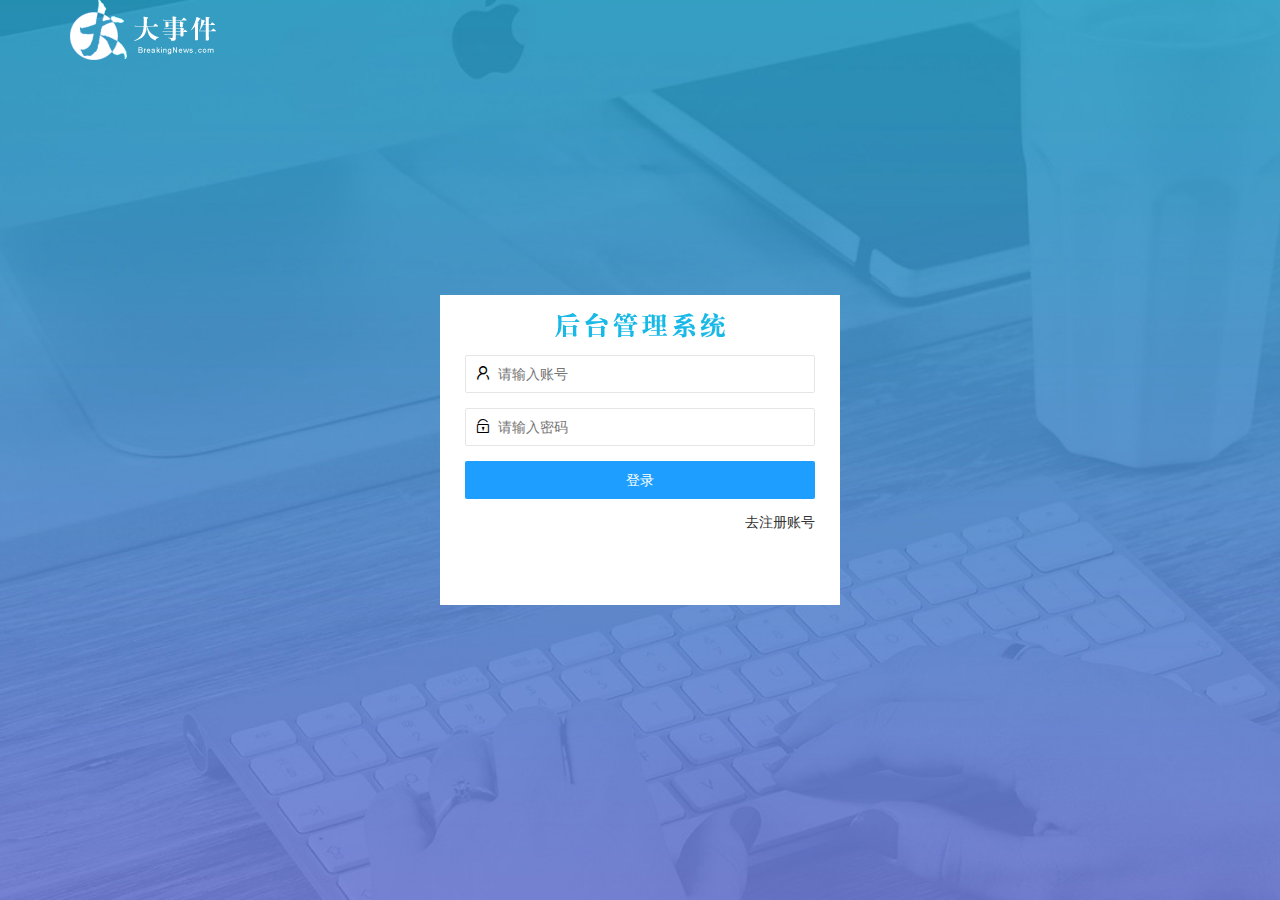
<file: login.html>
<!DOCTYPE html>
<html lang="en">

<head>
    <meta charset="UTF-8">
    <meta name="viewport" content="width=device-width, initial-scale=1.0">
    <title>大事件-登录/注册</title>
    <link rel="stylesheet" href="/assets/lib/layui/css/layui.css">
    <link rel="stylesheet" href="/assets/css/login.css">
</head>

<body>
    <!-- 内容区 -->
    <div class="logo layui-main"></div>
    <div class="login">
        <div class="title"></div>
        <!-- 登录 -->
        <div class="login-box">
            <form class="layui-form" id="form_login">
                <div class="layui-form-item">
                    <i class="layui-icon layui-icon-username"></i>
                    <input type="text" name="username" required lay-verify="required" placeholder="请输入账号"
                        autocomplete="off" class="layui-input">
                </div>

                <div class="layui-form-item">
                    <i class="layui-icon layui-icon-password"></i>
                    <input type="password" name="password" required lay-verify="required|pwd" placeholder="请输入密码"
                        autocomplete="off" class="layui-input">
                </div>

                <div class="layui-form-item">
                    <button class="layui-btn layui-btn-fluid layui-btn-normal" lay-submit lay-filter="formDemo">登录</button>
                </div>

                <div class="layui-form-item theA">
                    <a href="javascript:;" id="reg">去注册账号</a>
                </div>
            </form>
        </div>
        <!-- 注册 -->
        <div class="reg-box">
            <form class="layui-form" id="form_reg">
                <div class="layui-form-item">
                    <i class="layui-icon layui-icon-username"></i>
                    <input type="text" name="username" required lay-verify="required" placeholder="请输入账号"
                        autocomplete="off" class="layui-input">
                </div>

                <div class="layui-form-item">
                    <i class="layui-icon layui-icon-password"></i>
                    <input type="password" name="password" required lay-verify="required|pwd" placeholder="请输入密码"
                        autocomplete="off" class="layui-input">
                </div>

                <div class="layui-form-item">
                    <i class="layui-icon layui-icon-password"></i>
                    <input type="password" name="repassword" required lay-verify="required|pwd|repwd" placeholder="请确认密码"
                        autocomplete="off" class="layui-input">
                </div>

                <div class="layui-form-item">
                    <button class="layui-btn layui-btn-fluid layui-btn-normal" lay-submit lay-filter="formDemo">注册</button>
                </div>

                <div class="layui-form-item theA">
                    <a href="javascript:;" id="login">去登陆</a>
                </div>
            </form>
            
        </div>
    </div>


    <!-- 脚本引入区 -->
    <script src="/assets/lib/layui/layui.all.js"></script>
    <script src="/assets/lib/jquery.js"></script>
    <script src="/assets/js/baseAPI.js"></script>
    <script src="/assets/js/login.js"></script>
</body>

</html>
</file>
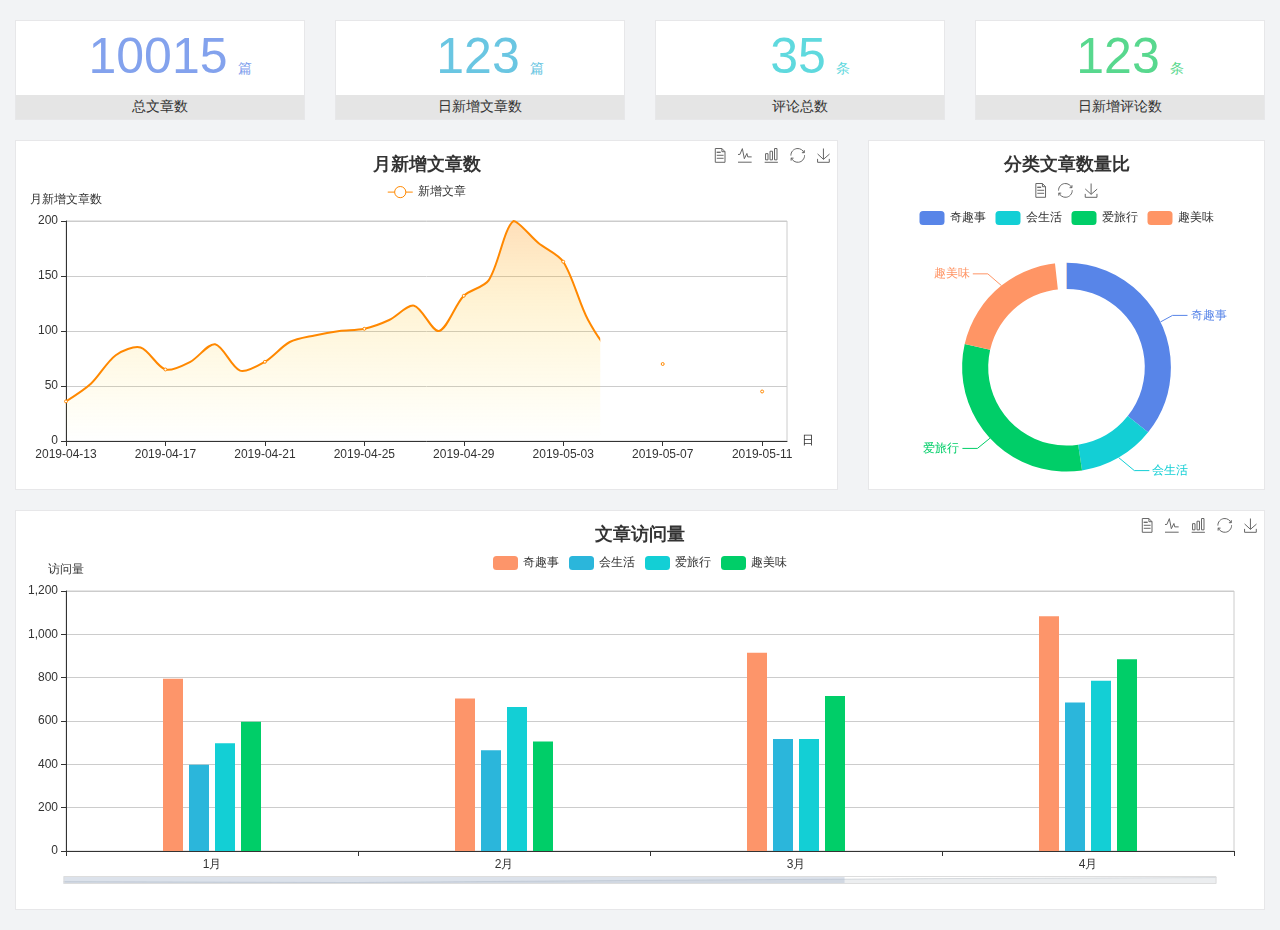
<file: home/dashboard.html>
<!DOCTYPE html>
<html lang="en">

<head>
  <meta charset="UTF-8">
  <meta name="viewport" content="width=device-width, initial-scale=1.0">
  <meta http-equiv="X-UA-Compatible" content="ie=edge">
  <title>图表统计</title>
  <link rel="stylesheet" href="../../assets/lib/bootstrap.css" />
  <link rel="stylesheet" href="../../assets/lib/main.css" />
  <script src="../../assets/lib/jquery.js"></script>
  <script type="text/javascript" src="../../assets/lib/echarts.min.js"></script>
</head>

<body>
  <div class="container-fluid">
    <div class="row spannel_list">
      <div class="col-sm-3 col-xs-6">
        <div class="spannel">
          <em>10015</em><span>篇</span>
          <b>总文章数</b>
        </div>
      </div>
      <div class="col-sm-3 col-xs-6">
        <div class="spannel scolor01">
          <em>123</em><span>篇</span>
          <b>日新增文章数</b>
        </div>
      </div>
      <div class="col-sm-3 col-xs-6">
        <div class="spannel scolor02">
          <em>35</em><span>条</span>
          <b>评论总数</b>
        </div>
      </div>
      <div class="col-sm-3 col-xs-6">
        <div class="spannel scolor03">
          <em>123</em><span>条</span>
          <b>日新增评论数</b>
        </div>
      </div>
    </div>
  </div>

  <div class="container-fluid">
    <div class="row curve-pie">
      <div class="col-lg-8 col-md-8">
        <div class="gragh_pannel" id="curve_show"></div>
      </div>
      <div class="col-lg-4 col-md-4">
        <div class="gragh_pannel" id="pie_show"></div>
      </div>
    </div>
  </div>

  <div class="container-fluid">
    <div class="column_pannel" id="column_show"></div>
  </div>

  <script>
    var oChart = echarts.init(document.getElementById('curve_show'));
    var aList_all = [
      { 'count': 36, 'date': '2019-04-13' },
      { 'count': 52, 'date': '2019-04-14' },
      { 'count': 78, 'date': '2019-04-15' },
      { 'count': 85, 'date': '2019-04-16' },
      { 'count': 65, 'date': '2019-04-17' },
      { 'count': 72, 'date': '2019-04-18' },
      { 'count': 88, 'date': '2019-04-19' },
      { 'count': 64, 'date': '2019-04-20' },
      { 'count': 72, 'date': '2019-04-21' },
      { 'count': 90, 'date': '2019-04-22' },
      { 'count': 96, 'date': '2019-04-23' },
      { 'count': 100, 'date': '2019-04-24' },
      { 'count': 102, 'date': '2019-04-25' },
      { 'count': 110, 'date': '2019-04-26' },
      { 'count': 123, 'date': '2019-04-27' },
      { 'count': 100, 'date': '2019-04-28' },
      { 'count': 132, 'date': '2019-04-29' },
      { 'count': 146, 'date': '2019-04-30' },
      { 'count': 200, 'date': '2019-05-01' },
      { 'count': 180, 'date': '2019-05-02' },
      { 'count': 163, 'date': '2019-05-03' },
      { 'count': 110, 'date': '2019-05-04' },
      { 'count': 80, 'date': '2019-05-05' },
      { 'count': 82, 'date': '2019-05-06' },
      { 'count': 70, 'date': '2019-05-07' },
      { 'count': 65, 'date': '2019-05-08' },
      { 'count': 54, 'date': '2019-05-09' },
      { 'count': 40, 'date': '2019-05-10' },
      { 'count': 45, 'date': '2019-05-11' },
      { 'count': 38, 'date': '2019-05-12' },
    ];

    let aCount = [];
    let aDate = [];

    for (var i = 0; i < aList_all.length; i++) {
      aCount.push(aList_all[i].count);
      aDate.push(aList_all[i].date);
    }

    var chartopt = {
      title: {
        text: '月新增文章数',
        left: 'center',
        top: '10'
      },
      tooltip: {
        trigger: 'axis'
      },
      legend: {
        data: ['新增文章'],
        top: '40'
      },
      toolbox: {
        show: true,
        feature: {
          mark: { show: true },
          dataView: { show: true, readOnly: false },
          magicType: { show: true, type: ['line', 'bar'] },
          restore: { show: true },
          saveAsImage: { show: true }
        }
      },
      calculable: true,
      xAxis: [
        {
          name: '日',
          type: 'category',
          boundaryGap: false,
          data: aDate
        }
      ],
      yAxis: [
        {
          name: '月新增文章数',
          type: 'value'
        }
      ],
      series: [
        {
          name: '新增文章',
          type: 'line',
          smooth: true,
          itemStyle: { normal: { areaStyle: { type: 'default' }, color: '#f80' }, lineStyle: { color: '#f80' } },
          data: aCount
        }],
      areaStyle: {
        normal: {
          color: new echarts.graphic.LinearGradient(0, 0, 0, 1, [{
            offset: 0,
            color: 'rgba(255,136,0,0.39)'
          }, {
            offset: .34,
            color: 'rgba(255,180,0,0.25)'
          }, {
            offset: 1,
            color: 'rgba(255,222,0,0.00)'
          }])

        }
      },
      grid: {
        show: true,
        x: 50,
        x2: 50,
        y: 80,
        height: 220
      }
    };

    oChart.setOption(chartopt);


    var oPie = echarts.init(document.getElementById('pie_show'));
    var oPieopt =
    {
      title: {
        top: 10,
        text: '分类文章数量比',
        x: 'center'
      },
      tooltip: {
        trigger: 'item',
        formatter: "{a} <br/>{b} : {c} ({d}%)"
      },
      color: ['#5885e8', '#13cfd5', '#00ce68', '#ff9565'],
      legend: {
        x: 'center',
        top: 65,
        data: ['奇趣事', '会生活', '爱旅行', '趣美味']
      },
      toolbox: {
        show: true,
        x: 'center',
        top: 35,
        feature: {
          mark: { show: true },
          dataView: { show: true, readOnly: false },
          magicType: {
            show: true,
            type: ['pie', 'funnel'],
            option: {
              funnel: {
                x: '25%',
                width: '50%',
                funnelAlign: 'left',
                max: 1548
              }
            }
          },
          restore: { show: true },
          saveAsImage: { show: true }
        }
      },
      calculable: true,
      series: [
        {
          name: '访问来源',
          type: 'pie',
          radius: ['45%', '60%'],
          center: ['50%', '65%'],
          data: [
            { value: 300, name: '奇趣事' },
            { value: 100, name: '会生活' },
            { value: 260, name: '爱旅行' },
            { value: 180, name: '趣美味' }
          ]
        }
      ]
    };
    oPie.setOption(oPieopt);



    var oColumn = this.echarts.init(document.getElementById('column_show'));
    var oColumnopt =
    {
      title: {
        text: '文章访问量',
        left: 'center',
        top: '10'
      },
      tooltip: {
        trigger: 'axis'
      },
      legend: {
        data: ['奇趣事', '会生活', '爱旅行', '趣美味'],
        top: '40'
      },
      toolbox: {
        show: true,
        feature: {
          mark: { show: true },
          dataView: { show: true, readOnly: false },
          magicType: { show: true, type: ['line', 'bar'] },
          restore: { show: true },
          saveAsImage: { show: true }
        }
      },
      calculable: true,
      xAxis: [
        {
          type: 'category',
          data: ['1月', '2月', '3月', '4月', '5月']
        }
      ],
      yAxis: [
        {
          name: '访问量',
          type: 'value'
        }
      ],
      series: [
        {
          name: '奇趣事',
          type: 'bar',
          barWidth: 20,
          itemStyle: {
            normal: { areaStyle: { type: 'default' }, color: '#fd956a' }
          },
          data: [800, 708, 920, 1090, 1200]
        },
        {
          name: '会生活',
          type: 'bar',
          barWidth: 20,
          itemStyle: {
            normal: { areaStyle: { type: 'default' }, color: '#2bb6db' }
          },
          data: [400, 468, 520, 690, 800]
        },
        {
          name: '爱旅行',
          type: 'bar',
          barWidth: 20,
          itemStyle: {
            normal: { areaStyle: { type: 'default' }, color: '#13cfd5' }
          },
          data: [500, 668, 520, 790, 900]
        },
        {
          name: '趣美味',
          type: 'bar',
          barWidth: 20,
          itemStyle: {
            normal: { areaStyle: { type: 'default' }, color: '#00ce68' }
          },
          data: [600, 508, 720, 890, 1000]
        }
      ],
      grid: {
        show: true,
        x: 50,
        x2: 30,
        y: 80,
        height: 260
      },
      dataZoom: [//给x轴设置滚动条
        {
          start: 0,//默认为0
          end: 100 - 1000 / 31,//默认为100
          type: 'slider',
          show: true,
          xAxisIndex: [0],
          handleSize: 0,//滑动条的 左右2个滑动条的大小
          height: 8,//组件高度
          left: 45, //左边的距离
          right: 50,//右边的距离
          bottom: 26,//右边的距离
          handleColor: '#ddd',//h滑动图标的颜色
          handleStyle: {
            borderColor: "#cacaca",
            borderWidth: "1",
            shadowBlur: 2,
            background: "#ddd",
            shadowColor: "#ddd",
          }
        }]
    };
    oColumn.setOption(oColumnopt);
  </script>
</body>

</html>
</file>
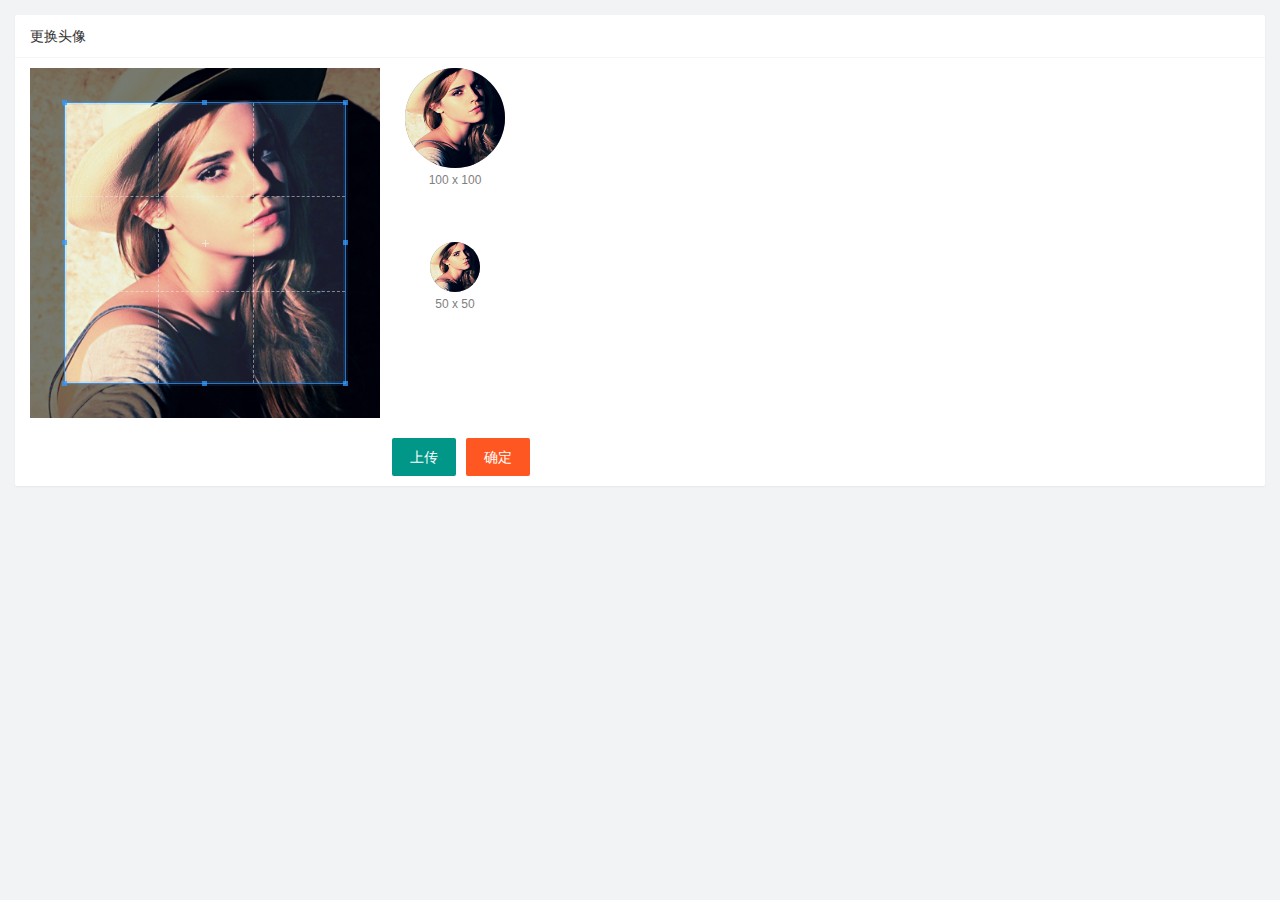
<file: user/user_ava.html>
<!DOCTYPE html>
<html lang="en">

<head>
    <meta charset="UTF-8">
    <meta name="viewport" content="width=device-width, initial-scale=1.0">
    <title>Document</title>
    <link rel="stylesheet" href="/assets/lib/cropper/cropper.css" />
    <link rel="stylesheet" href="/assets/lib/layui/css/layui.css">
    <link rel="stylesheet" href="/assets/css/user/user_ava.css">
</head>

<body>
    <!-- 卡片区域 -->
    <div class="layui-card">
        <div class="layui-card-header">更换头像</div>
        <div class="layui-card-body">
            <!-- 第一行的图片裁剪和预览区域 -->
            <div class="row1">
                <!-- 图片裁剪区域 -->
                <div class="cropper-box">
                    <!-- 这个 img 标签很重要，将来会把它初始化为裁剪区域 -->
                    <img id="image" src="/assets/images/sample.jpg" />
                </div>
                <!-- 图片的预览区域 -->
                <div class="preview-box">
                    <div>
                        <!-- 宽高为 100px 的预览区域 -->
                        <div class="img-preview w100"></div>
                        <p class="size">100 x 100</p>
                    </div>
                    <div>
                        <!-- 宽高为 50px 的预览区域 -->
                        <div class="img-preview w50"></div>
                        <p class="size">50 x 50</p>
                    </div>
                </div>
            </div <!-- 第二行的按钮区域 -->
            <div class="row2">
                <input type="file" id="file" accept="image/png,image/jpeg">
                <button type="button" class="layui-btn" id="btn_goOn">上传</button>
                <button type="button" class="layui-btn layui-btn-danger" id="oKK">确定</button>
            </div>
        </div>
    </div>

    <script src="/assets/lib/layui/layui.all.js"></script>
    <script src="/assets/lib/jquery.js"></script>
    <script src="/assets/lib/cropper/Cropper.js"></script>
    <script src="/assets/lib/cropper/jquery-cropper.js"></script>
    <script src="/assets/js/baseAPI.js"></script>
    <script src="/assets/js/user/user_ava.js"></script>
</body>

</html>
</file>
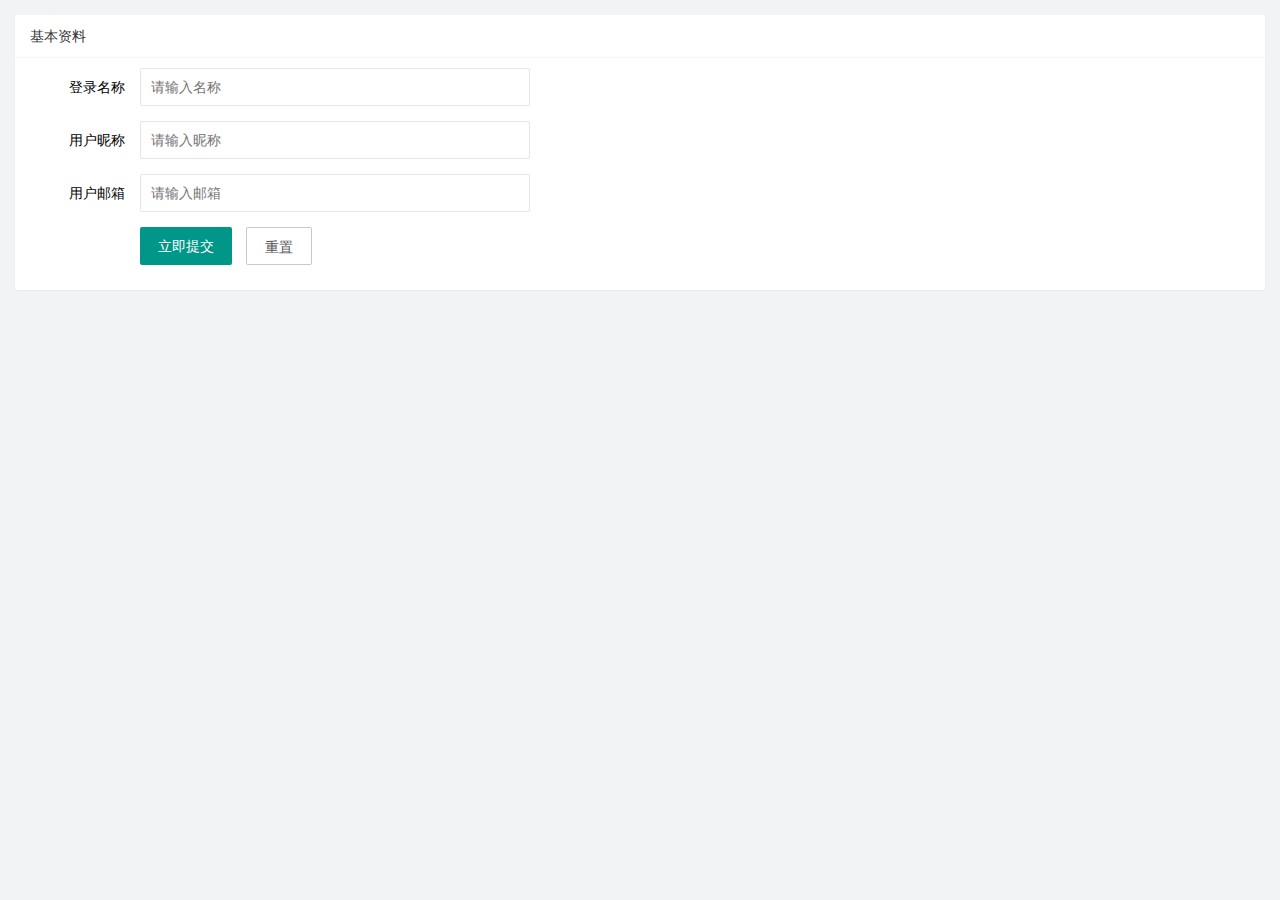
<file: user/user_info.html>
<!DOCTYPE html>
<html lang="en">

<head>
    <meta charset="UTF-8">
    <meta name="viewport" content="width=device-width, initial-scale=1.0">
    <title>Document</title>
    <link rel="stylesheet" href="/assets/lib/layui/css/layui.css">
    <link rel="stylesheet" href="/assets/css/user/user_info.css">
</head>

<body>
    <!-- 卡片区域 -->
    <div class="layui-card">
        <div class="layui-card-header">基本资料</div>
        <div class="layui-card-body">
            <form class="layui-form" id="form_info" lay-filter="form_info">
                <input type="hidden" name="id">
                <div class="layui-form-item">
                    <label class="layui-form-label">登录名称</label>
                    <div class="layui-input-block">
                        <input type="text" name="username" required lay-verify="required" placeholder="请输入名称"
                            autocomplete="off" class="layui-input" readonly>
                    </div>
                </div>

                <div class="layui-form-item">
                    <label class="layui-form-label">用户昵称</label>
                    <div class="layui-input-block">
                        <input type="text" name="nickname" required lay-verify="required|nickname" placeholder="请输入昵称"
                            autocomplete="off" class="layui-input">
                    </div>
                </div>

                <div class="layui-form-item">
                    <label class="layui-form-label">用户邮箱</label>
                    <div class="layui-input-block">
                        <input type="text" name="email" required lay-verify="required|email" placeholder="请输入邮箱"
                            autocomplete="off" class="layui-input">
                    </div>
                </div>

                <div class="layui-form-item">
                    <div class="layui-input-block">
                        <button class="layui-btn" lay-submit lay-filter="formDemo">立即提交</button>
                        <button type="reset" class="layui-btn layui-btn-primary" id="btn_reset">重置</button>
                    </div>
                </div>
            </form>
        </div>
    </div>

    <script src="/assets/lib/layui/layui.all.js"></script>
    <script src="/assets/lib/jquery.js"></script>
    <script src="/assets/js/baseAPI.js"></script>
    <script src="/assets/js/user/user_info.js"></script>
</body>

</html>
</file>
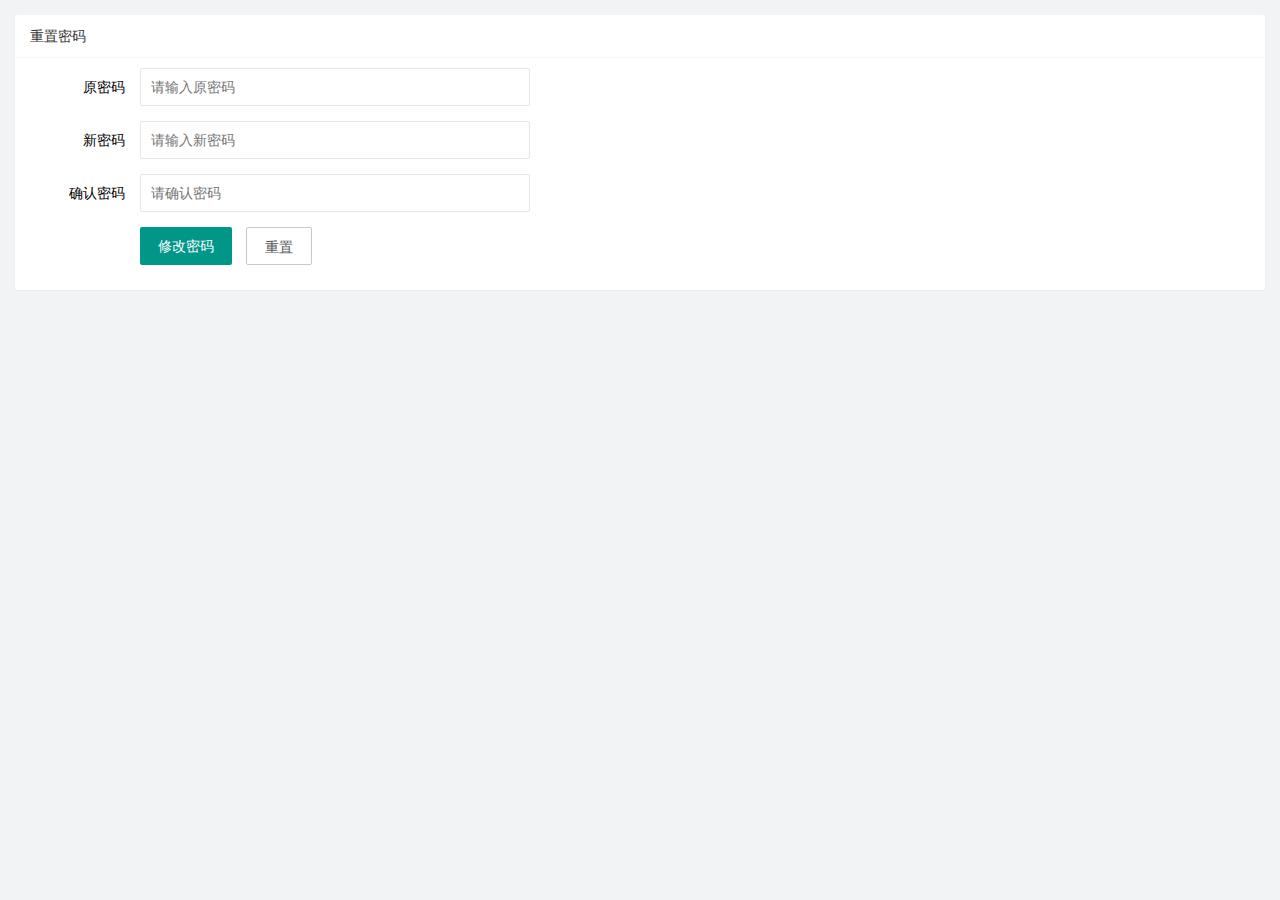
<file: user/user_pwd.html>
<!DOCTYPE html>
<html lang="en">

<head>
    <meta charset="UTF-8">
    <meta name="viewport" content="width=device-width, initial-scale=1.0">
    <title>Document</title>
    <link rel="stylesheet" href="/assets/lib/layui/css/layui.css">
    <link rel="stylesheet" href="/assets/css/user/user_pwd.css">
</head>

<body>
    <!-- 卡片区域 -->
    <div class="layui-card">
        <div class="layui-card-header">重置密码</div>
        <div class="layui-card-body">
            <form class="layui-form" id="form_pwd">
                <div class="layui-form-item">
                    <label class="layui-form-label">原密码</label>
                    <div class="layui-input-block">
                        <input type="password" name="oldPwd" required lay-verify="required|pwd" placeholder="请输入原密码"
                            autocomplete="off" class="layui-input">
                    </div>
                </div>

                <div class="layui-form-item">
                    <label class="layui-form-label">新密码</label>
                    <div class="layui-input-block">
                        <input type="password" name="newPwd" required lay-verify="required|pwd|newPwd"
                            placeholder="请输入新密码" autocomplete="off" class="layui-input">
                    </div>
                </div>

                <div class="layui-form-item">
                    <label class="layui-form-label">确认密码</label>
                    <div class="layui-input-block">
                        <input type="password" name="rePwd" required lay-verify="required|pwd|rePwd" placeholder="请确认密码"
                            autocomplete="off" class="layui-input">
                    </div>
                </div>

                <div class="layui-form-item">
                    <div class="layui-input-block">
                        <button class="layui-btn" lay-submit lay-filter="formDemo">修改密码</button>
                        <button type="reset" class="layui-btn layui-btn-primary">重置</button>
                    </div>
                </div>
            </form>
        </div>
    </div>

    <script src="/assets/lib/layui/layui.all.js"></script>
    <script src="/assets/lib/jquery.js"></script>
    <script src="/assets/js/baseAPI.js"></script>
    <script src="/assets/js/user/user_pwd.js"></script>
</body>

</html>
</file>
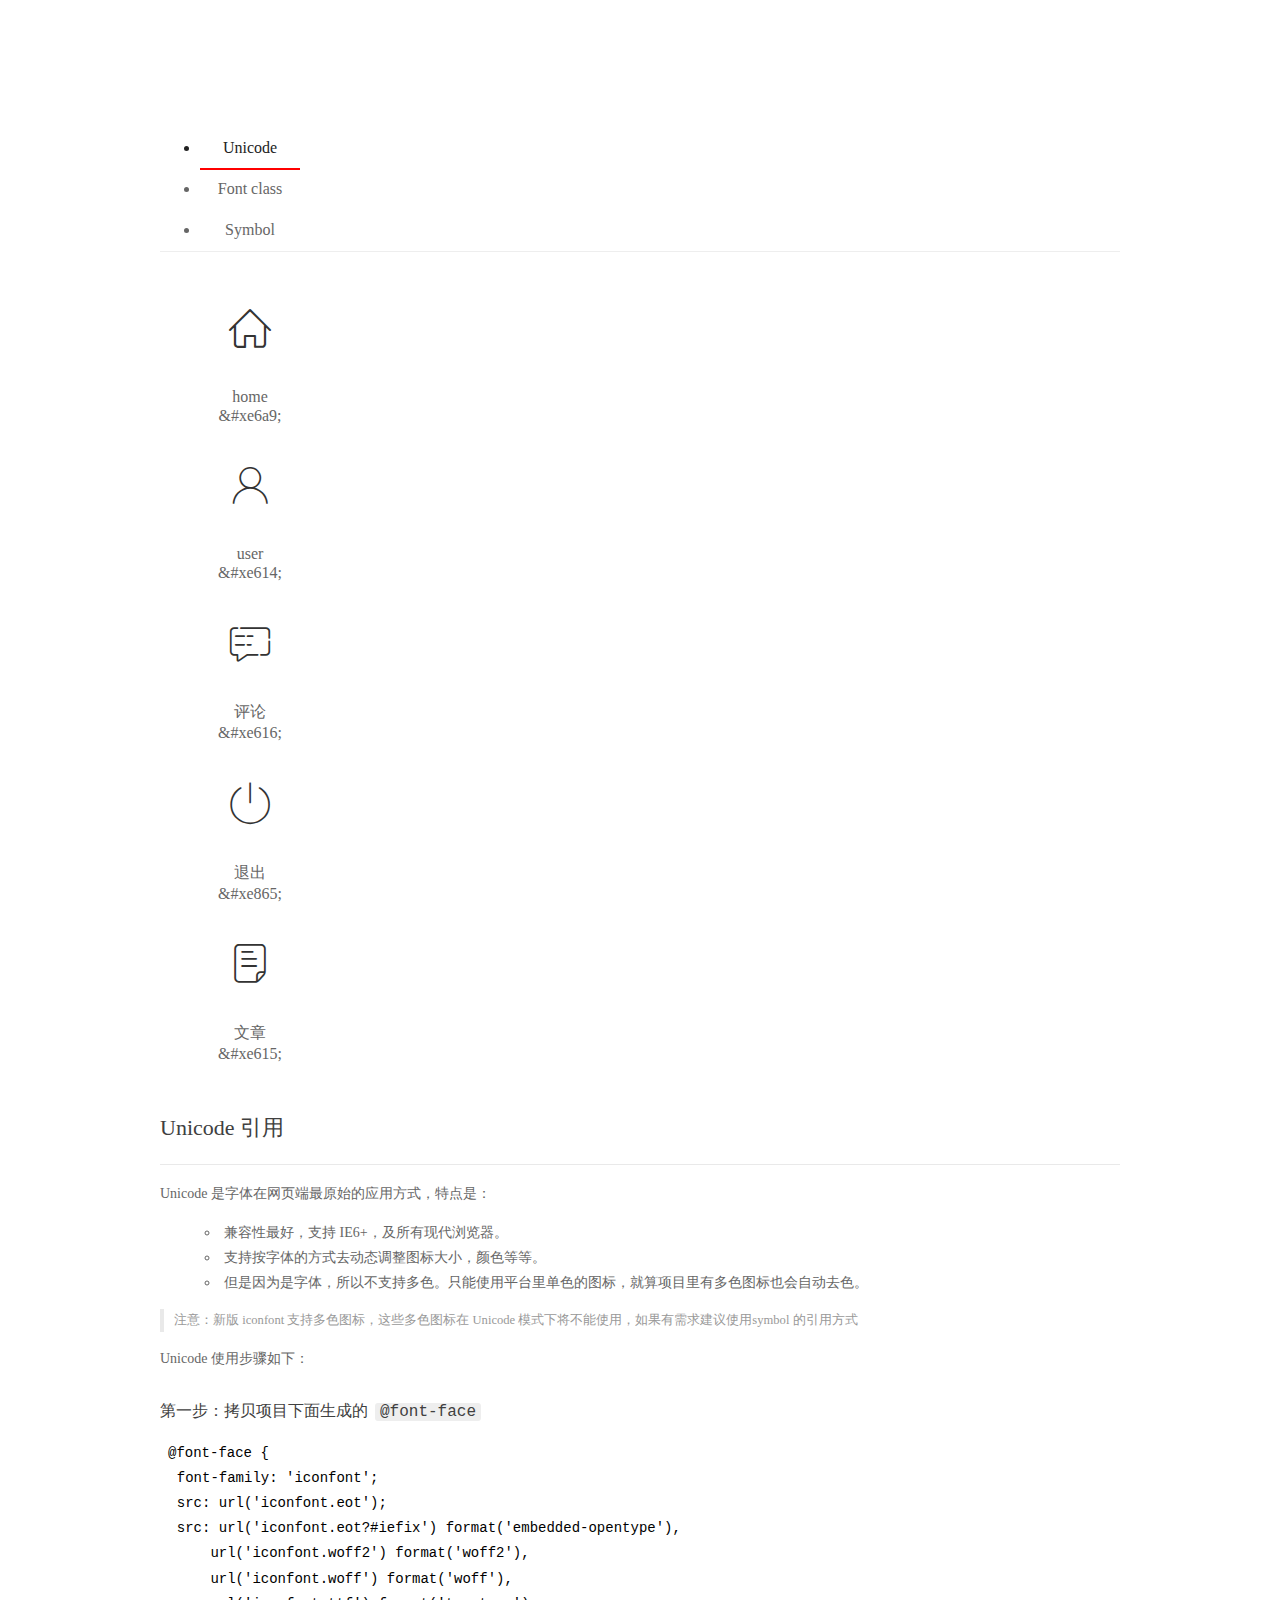
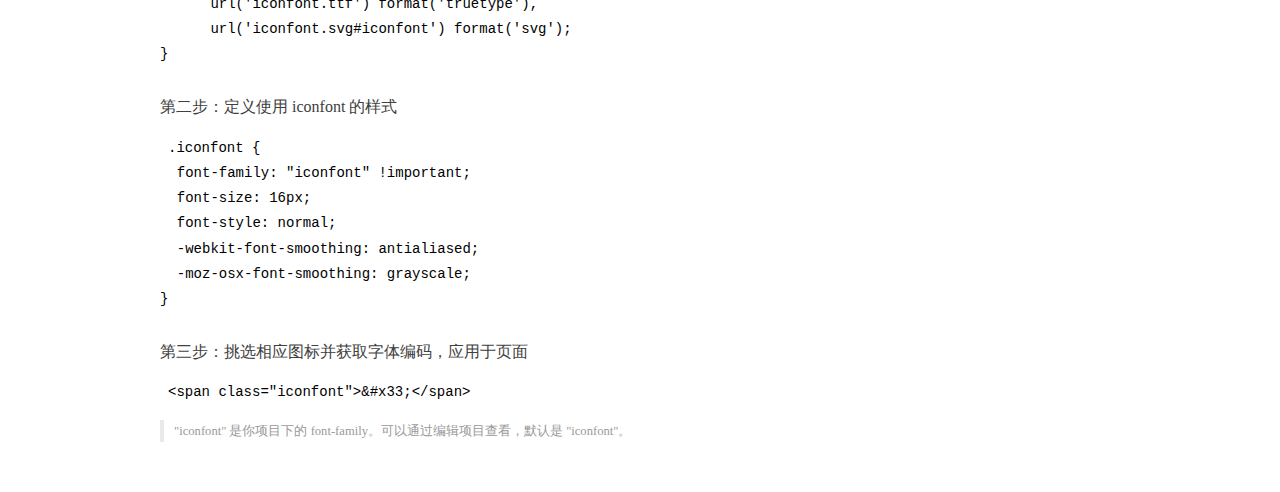
<file: assets/fonts/demo_index.html>
<!DOCTYPE html>
<html>
<head>
  <meta charset="utf-8"/>
  <title>IconFont Demo</title>
  <link rel="shortcut icon" href="https://gtms04.alicdn.com/tps/i4/TB1_oz6GVXXXXaFXpXXJDFnIXXX-64-64.ico" type="image/x-icon"/>
  <link rel="stylesheet" href="https://g.alicdn.com/thx/cube/1.3.2/cube.min.css">
  <link rel="stylesheet" href="demo.css">
  <link rel="stylesheet" href="iconfont.css">
  <script src="iconfont.js"></script>
  <!-- jQuery -->
  <script src="https://a1.alicdn.com/oss/uploads/2018/12/26/7bfddb60-08e8-11e9-9b04-53e73bb6408b.js"></script>
  <!-- 代码高亮 -->
  <script src="https://a1.alicdn.com/oss/uploads/2018/12/26/a3f714d0-08e6-11e9-8a15-ebf944d7534c.js"></script>
</head>
<body>
  <div class="main">
    <h1 class="logo"><a href="https://www.iconfont.cn/" title="iconfont 首页" target="_blank">&#xe86b;</a></h1>
    <div class="nav-tabs">
      <ul id="tabs" class="dib-box">
        <li class="dib active"><span>Unicode</span></li>
        <li class="dib"><span>Font class</span></li>
        <li class="dib"><span>Symbol</span></li>
      </ul>
      
    </div>
    <div class="tab-container">
      <div class="content unicode" style="display: block;">
          <ul class="icon_lists dib-box">
          
            <li class="dib">
              <span class="icon iconfont">&#xe6a9;</span>
                <div class="name">home</div>
                <div class="code-name">&amp;#xe6a9;</div>
              </li>
          
            <li class="dib">
              <span class="icon iconfont">&#xe614;</span>
                <div class="name">user</div>
                <div class="code-name">&amp;#xe614;</div>
              </li>
          
            <li class="dib">
              <span class="icon iconfont">&#xe616;</span>
                <div class="name">评论</div>
                <div class="code-name">&amp;#xe616;</div>
              </li>
          
            <li class="dib">
              <span class="icon iconfont">&#xe865;</span>
                <div class="name">退出</div>
                <div class="code-name">&amp;#xe865;</div>
              </li>
          
            <li class="dib">
              <span class="icon iconfont">&#xe615;</span>
                <div class="name">文章</div>
                <div class="code-name">&amp;#xe615;</div>
              </li>
          
          </ul>
          <div class="article markdown">
          <h2 id="unicode-">Unicode 引用</h2>
          <hr>

          <p>Unicode 是字体在网页端最原始的应用方式，特点是：</p>
          <ul>
            <li>兼容性最好，支持 IE6+，及所有现代浏览器。</li>
            <li>支持按字体的方式去动态调整图标大小，颜色等等。</li>
            <li>但是因为是字体，所以不支持多色。只能使用平台里单色的图标，就算项目里有多色图标也会自动去色。</li>
          </ul>
          <blockquote>
            <p>注意：新版 iconfont 支持多色图标，这些多色图标在 Unicode 模式下将不能使用，如果有需求建议使用symbol 的引用方式</p>
          </blockquote>
          <p>Unicode 使用步骤如下：</p>
          <h3 id="-font-face">第一步：拷贝项目下面生成的 <code>@font-face</code></h3>
<pre><code class="language-css"
>@font-face {
  font-family: 'iconfont';
  src: url('iconfont.eot');
  src: url('iconfont.eot?#iefix') format('embedded-opentype'),
      url('iconfont.woff2') format('woff2'),
      url('iconfont.woff') format('woff'),
      url('iconfont.ttf') format('truetype'),
      url('iconfont.svg#iconfont') format('svg');
}
</code></pre>
          <h3 id="-iconfont-">第二步：定义使用 iconfont 的样式</h3>
<pre><code class="language-css"
>.iconfont {
  font-family: "iconfont" !important;
  font-size: 16px;
  font-style: normal;
  -webkit-font-smoothing: antialiased;
  -moz-osx-font-smoothing: grayscale;
}
</code></pre>
          <h3 id="-">第三步：挑选相应图标并获取字体编码，应用于页面</h3>
<pre>
<code class="language-html"
>&lt;span class="iconfont"&gt;&amp;#x33;&lt;/span&gt;
</code></pre>
          <blockquote>
            <p>"iconfont" 是你项目下的 font-family。可以通过编辑项目查看，默认是 "iconfont"。</p>
          </blockquote>
          </div>
      </div>
      <div class="content font-class">
        <ul class="icon_lists dib-box">
          
          <li class="dib">
            <span class="icon iconfont icon-home"></span>
            <div class="name">
              home
            </div>
            <div class="code-name">.icon-home
            </div>
          </li>
          
          <li class="dib">
            <span class="icon iconfont icon-user"></span>
            <div class="name">
              user
            </div>
            <div class="code-name">.icon-user
            </div>
          </li>
          
          <li class="dib">
            <span class="icon iconfont icon-pinglun"></span>
            <div class="name">
              评论
            </div>
            <div class="code-name">.icon-pinglun
            </div>
          </li>
          
          <li class="dib">
            <span class="icon iconfont icon-tuichu"></span>
            <div class="name">
              退出
            </div>
            <div class="code-name">.icon-tuichu
            </div>
          </li>
          
          <li class="dib">
            <span class="icon iconfont icon-16"></span>
            <div class="name">
              文章
            </div>
            <div class="code-name">.icon-16
            </div>
          </li>
          
        </ul>
        <div class="article markdown">
        <h2 id="font-class-">font-class 引用</h2>
        <hr>

        <p>font-class 是 Unicode 使用方式的一种变种，主要是解决 Unicode 书写不直观，语意不明确的问题。</p>
        <p>与 Unicode 使用方式相比，具有如下特点：</p>
        <ul>
          <li>兼容性良好，支持 IE8+，及所有现代浏览器。</li>
          <li>相比于 Unicode 语意明确，书写更直观。可以很容易分辨这个 icon 是什么。</li>
          <li>因为使用 class 来定义图标，所以当要替换图标时，只需要修改 class 里面的 Unicode 引用。</li>
          <li>不过因为本质上还是使用的字体，所以多色图标还是不支持的。</li>
        </ul>
        <p>使用步骤如下：</p>
        <h3 id="-fontclass-">第一步：引入项目下面生成的 fontclass 代码：</h3>
<pre><code class="language-html">&lt;link rel="stylesheet" href="./iconfont.css"&gt;
</code></pre>
        <h3 id="-">第二步：挑选相应图标并获取类名，应用于页面：</h3>
<pre><code class="language-html">&lt;span class="iconfont icon-xxx"&gt;&lt;/span&gt;
</code></pre>
        <blockquote>
          <p>"
            iconfont" 是你项目下的 font-family。可以通过编辑项目查看，默认是 "iconfont"。</p>
        </blockquote>
      </div>
      </div>
      <div class="content symbol">
          <ul class="icon_lists dib-box">
          
            <li class="dib">
                <svg class="icon svg-icon" aria-hidden="true">
                  <use xlink:href="#icon-home"></use>
                </svg>
                <div class="name">home</div>
                <div class="code-name">#icon-home</div>
            </li>
          
            <li class="dib">
                <svg class="icon svg-icon" aria-hidden="true">
                  <use xlink:href="#icon-user"></use>
                </svg>
                <div class="name">user</div>
                <div class="code-name">#icon-user</div>
            </li>
          
            <li class="dib">
                <svg class="icon svg-icon" aria-hidden="true">
                  <use xlink:href="#icon-pinglun"></use>
                </svg>
                <div class="name">评论</div>
                <div class="code-name">#icon-pinglun</div>
            </li>
          
            <li class="dib">
                <svg class="icon svg-icon" aria-hidden="true">
                  <use xlink:href="#icon-tuichu"></use>
                </svg>
                <div class="name">退出</div>
                <div class="code-name">#icon-tuichu</div>
            </li>
          
            <li class="dib">
                <svg class="icon svg-icon" aria-hidden="true">
                  <use xlink:href="#icon-16"></use>
                </svg>
                <div class="name">文章</div>
                <div class="code-name">#icon-16</div>
            </li>
          
          </ul>
          <div class="article markdown">
          <h2 id="symbol-">Symbol 引用</h2>
          <hr>

          <p>这是一种全新的使用方式，应该说这才是未来的主流，也是平台目前推荐的用法。相关介绍可以参考这篇<a href="">文章</a>
            这种用法其实是做了一个 SVG 的集合，与另外两种相比具有如下特点：</p>
          <ul>
            <li>支持多色图标了，不再受单色限制。</li>
            <li>通过一些技巧，支持像字体那样，通过 <code>font-size</code>, <code>color</code> 来调整样式。</li>
            <li>兼容性较差，支持 IE9+，及现代浏览器。</li>
            <li>浏览器渲染 SVG 的性能一般，还不如 png。</li>
          </ul>
          <p>使用步骤如下：</p>
          <h3 id="-symbol-">第一步：引入项目下面生成的 symbol 代码：</h3>
<pre><code class="language-html">&lt;script src="./iconfont.js"&gt;&lt;/script&gt;
</code></pre>
          <h3 id="-css-">第二步：加入通用 CSS 代码（引入一次就行）：</h3>
<pre><code class="language-html">&lt;style&gt;
.icon {
  width: 1em;
  height: 1em;
  vertical-align: -0.15em;
  fill: currentColor;
  overflow: hidden;
}
&lt;/style&gt;
</code></pre>
          <h3 id="-">第三步：挑选相应图标并获取类名，应用于页面：</h3>
<pre><code class="language-html">&lt;svg class="icon" aria-hidden="true"&gt;
  &lt;use xlink:href="#icon-xxx"&gt;&lt;/use&gt;
&lt;/svg&gt;
</code></pre>
          </div>
      </div>

    </div>
  </div>
  <script>
  $(document).ready(function () {
      $('.tab-container .content:first').show()

      $('#tabs li').click(function (e) {
        var tabContent = $('.tab-container .content')
        var index = $(this).index()

        if ($(this).hasClass('active')) {
          return
        } else {
          $('#tabs li').removeClass('active')
          $(this).addClass('active')

          tabContent.hide().eq(index).fadeIn()
        }
      })
    })
  </script>
</body>
</html>
</file>
<file: assets/lib/layui/css/layui.css>
/** layui-v2.5.5 MIT License By https://www.layui.com */
 .layui-inline,img{display:inline-block;vertical-align:middle}h1,h2,h3,h4,h5,h6{font-weight:400}.layui-edge,.layui-header,.layui-inline,.layui-main{position:relative}.layui-body,.layui-edge,.layui-elip{overflow:hidden}.layui-btn,.layui-edge,.layui-inline,img{vertical-align:middle}.layui-btn,.layui-disabled,.layui-icon,.layui-unselect{-moz-user-select:none;-webkit-user-select:none;-ms-user-select:none}.layui-elip,.layui-form-checkbox span,.layui-form-pane .layui-form-label{text-overflow:ellipsis;white-space:nowrap}.layui-breadcrumb,.layui-tree-btnGroup{visibility:hidden}blockquote,body,button,dd,div,dl,dt,form,h1,h2,h3,h4,h5,h6,input,li,ol,p,pre,td,textarea,th,ul{margin:0;padding:0;-webkit-tap-highlight-color:rgba(0,0,0,0)}a:active,a:hover{outline:0}img{border:none}li{list-style:none}table{border-collapse:collapse;border-spacing:0}h4,h5,h6{font-size:100%}button,input,optgroup,option,select,textarea{font-family:inherit;font-size:inherit;font-style:inherit;font-weight:inherit;outline:0}pre{white-space:pre-wrap;white-space:-moz-pre-wrap;white-space:-pre-wrap;white-space:-o-pre-wrap;word-wrap:break-word}body{line-height:24px;font:14px Helvetica Neue,Helvetica,PingFang SC,Tahoma,Arial,sans-serif}hr{height:1px;margin:10px 0;border:0;clear:both}a{color:#333;text-decoration:none}a:hover{color:#777}a cite{font-style:normal;*cursor:pointer}.layui-border-box,.layui-border-box *{box-sizing:border-box}.layui-box,.layui-box *{box-sizing:content-box}.layui-clear{clear:both;*zoom:1}.layui-clear:after{content:'\20';clear:both;*zoom:1;display:block;height:0}.layui-inline{*display:inline;*zoom:1}.layui-edge{display:inline-block;width:0;height:0;border-width:6px;border-style:dashed;border-color:transparent}.layui-edge-top{top:-4px;border-bottom-color:#999;border-bottom-style:solid}.layui-edge-right{border-left-color:#999;border-left-style:solid}.layui-edge-bottom{top:2px;border-top-color:#999;border-top-style:solid}.layui-edge-left{border-right-color:#999;border-right-style:solid}.layui-disabled,.layui-disabled:hover{color:#d2d2d2!important;cursor:not-allowed!important}.layui-circle{border-radius:100%}.layui-show{display:block!important}.layui-hide{display:none!important}@font-face{font-family:layui-icon;src:url(../font/iconfont.eot?v=250);src:url(../font/iconfont.eot?v=250#iefix) format('embedded-opentype'),url(../font/iconfont.woff2?v=250) format('woff2'),url(../font/iconfont.woff?v=250) format('woff'),url(../font/iconfont.ttf?v=250) format('truetype'),url(../font/iconfont.svg?v=250#layui-icon) format('svg')}.layui-icon{font-family:layui-icon!important;font-size:16px;font-style:normal;-webkit-font-smoothing:antialiased;-moz-osx-font-smoothing:grayscale}.layui-icon-reply-fill:before{content:"\e611"}.layui-icon-set-fill:before{content:"\e614"}.layui-icon-menu-fill:before{content:"\e60f"}.layui-icon-search:before{content:"\e615"}.layui-icon-share:before{content:"\e641"}.layui-icon-set-sm:before{content:"\e620"}.layui-icon-engine:before{content:"\e628"}.layui-icon-close:before{content:"\1006"}.layui-icon-close-fill:before{content:"\1007"}.layui-icon-chart-screen:before{content:"\e629"}.layui-icon-star:before{content:"\e600"}.layui-icon-circle-dot:before{content:"\e617"}.layui-icon-chat:before{content:"\e606"}.layui-icon-release:before{content:"\e609"}.layui-icon-list:before{content:"\e60a"}.layui-icon-chart:before{content:"\e62c"}.layui-icon-ok-circle:before{content:"\1005"}.layui-icon-layim-theme:before{content:"\e61b"}.layui-icon-table:before{content:"\e62d"}.layui-icon-right:before{content:"\e602"}.layui-icon-left:before{content:"\e603"}.layui-icon-cart-simple:before{content:"\e698"}.layui-icon-face-cry:before{content:"\e69c"}.layui-icon-face-smile:before{content:"\e6af"}.layui-icon-survey:before{content:"\e6b2"}.layui-icon-tree:before{content:"\e62e"}.layui-icon-upload-circle:before{content:"\e62f"}.layui-icon-add-circle:before{content:"\e61f"}.layui-icon-download-circle:before{content:"\e601"}.layui-icon-templeate-1:before{content:"\e630"}.layui-icon-util:before{content:"\e631"}.layui-icon-face-surprised:before{content:"\e664"}.layui-icon-edit:before{content:"\e642"}.layui-icon-speaker:before{content:"\e645"}.layui-icon-down:before{content:"\e61a"}.layui-icon-file:before{content:"\e621"}.layui-icon-layouts:before{content:"\e632"}.layui-icon-rate-half:before{content:"\e6c9"}.layui-icon-add-circle-fine:before{content:"\e608"}.layui-icon-prev-circle:before{content:"\e633"}.layui-icon-read:before{content:"\e705"}.layui-icon-404:before{content:"\e61c"}.layui-icon-carousel:before{content:"\e634"}.layui-icon-help:before{content:"\e607"}.layui-icon-code-circle:before{content:"\e635"}.layui-icon-water:before{content:"\e636"}.layui-icon-username:before{content:"\e66f"}.layui-icon-find-fill:before{content:"\e670"}.layui-icon-about:before{content:"\e60b"}.layui-icon-location:before{content:"\e715"}.layui-icon-up:before{content:"\e619"}.layui-icon-pause:before{content:"\e651"}.layui-icon-date:before{content:"\e637"}.layui-icon-layim-uploadfile:before{content:"\e61d"}.layui-icon-delete:before{content:"\e640"}.layui-icon-play:before{content:"\e652"}.layui-icon-top:before{content:"\e604"}.layui-icon-friends:before{content:"\e612"}.layui-icon-refresh-3:before{content:"\e9aa"}.layui-icon-ok:before{content:"\e605"}.layui-icon-layer:before{content:"\e638"}.layui-icon-face-smile-fine:before{content:"\e60c"}.layui-icon-dollar:before{content:"\e659"}.layui-icon-group:before{content:"\e613"}.layui-icon-layim-download:before{content:"\e61e"}.layui-icon-picture-fine:before{content:"\e60d"}.layui-icon-link:before{content:"\e64c"}.layui-icon-diamond:before{content:"\e735"}.layui-icon-log:before{content:"\e60e"}.layui-icon-rate-solid:before{content:"\e67a"}.layui-icon-fonts-del:before{content:"\e64f"}.layui-icon-unlink:before{content:"\e64d"}.layui-icon-fonts-clear:before{content:"\e639"}.layui-icon-triangle-r:before{content:"\e623"}.layui-icon-circle:before{content:"\e63f"}.layui-icon-radio:before{content:"\e643"}.layui-icon-align-center:before{content:"\e647"}.layui-icon-align-right:before{content:"\e648"}.layui-icon-align-left:before{content:"\e649"}.layui-icon-loading-1:before{content:"\e63e"}.layui-icon-return:before{content:"\e65c"}.layui-icon-fonts-strong:before{content:"\e62b"}.layui-icon-upload:before{content:"\e67c"}.layui-icon-dialogue:before{content:"\e63a"}.layui-icon-video:before{content:"\e6ed"}.layui-icon-headset:before{content:"\e6fc"}.layui-icon-cellphone-fine:before{content:"\e63b"}.layui-icon-add-1:before{content:"\e654"}.layui-icon-face-smile-b:before{content:"\e650"}.layui-icon-fonts-html:before{content:"\e64b"}.layui-icon-form:before{content:"\e63c"}.layui-icon-cart:before{content:"\e657"}.layui-icon-camera-fill:before{content:"\e65d"}.layui-icon-tabs:before{content:"\e62a"}.layui-icon-fonts-code:before{content:"\e64e"}.layui-icon-fire:before{content:"\e756"}.layui-icon-set:before{content:"\e716"}.layui-icon-fonts-u:before{content:"\e646"}.layui-icon-triangle-d:before{content:"\e625"}.layui-icon-tips:before{content:"\e702"}.layui-icon-picture:before{content:"\e64a"}.layui-icon-more-vertical:before{content:"\e671"}.layui-icon-flag:before{content:"\e66c"}.layui-icon-loading:before{content:"\e63d"}.layui-icon-fonts-i:before{content:"\e644"}.layui-icon-refresh-1:before{content:"\e666"}.layui-icon-rmb:before{content:"\e65e"}.layui-icon-home:before{content:"\e68e"}.layui-icon-user:before{content:"\e770"}.layui-icon-notice:before{content:"\e667"}.layui-icon-login-weibo:before{content:"\e675"}.layui-icon-voice:before{content:"\e688"}.layui-icon-upload-drag:before{content:"\e681"}.layui-icon-login-qq:before{content:"\e676"}.layui-icon-snowflake:before{content:"\e6b1"}.layui-icon-file-b:before{content:"\e655"}.layui-icon-template:before{content:"\e663"}.layui-icon-auz:before{content:"\e672"}.layui-icon-console:before{content:"\e665"}.layui-icon-app:before{content:"\e653"}.layui-icon-prev:before{content:"\e65a"}.layui-icon-website:before{content:"\e7ae"}.layui-icon-next:before{content:"\e65b"}.layui-icon-component:before{content:"\e857"}.layui-icon-more:before{content:"\e65f"}.layui-icon-login-wechat:before{content:"\e677"}.layui-icon-shrink-right:before{content:"\e668"}.layui-icon-spread-left:before{content:"\e66b"}.layui-icon-camera:before{content:"\e660"}.layui-icon-note:before{content:"\e66e"}.layui-icon-refresh:before{content:"\e669"}.layui-icon-female:before{content:"\e661"}.layui-icon-male:before{content:"\e662"}.layui-icon-password:before{content:"\e673"}.layui-icon-senior:before{content:"\e674"}.layui-icon-theme:before{content:"\e66a"}.layui-icon-tread:before{content:"\e6c5"}.layui-icon-praise:before{content:"\e6c6"}.layui-icon-star-fill:before{content:"\e658"}.layui-icon-rate:before{content:"\e67b"}.layui-icon-template-1:before{content:"\e656"}.layui-icon-vercode:before{content:"\e679"}.layui-icon-cellphone:before{content:"\e678"}.layui-icon-screen-full:before{content:"\e622"}.layui-icon-screen-restore:before{content:"\e758"}.layui-icon-cols:before{content:"\e610"}.layui-icon-export:before{content:"\e67d"}.layui-icon-print:before{content:"\e66d"}.layui-icon-slider:before{content:"\e714"}.layui-icon-addition:before{content:"\e624"}.layui-icon-subtraction:before{content:"\e67e"}.layui-icon-service:before{content:"\e626"}.layui-icon-transfer:before{content:"\e691"}.layui-main{width:1140px;margin:0 auto}.layui-header{z-index:1000;height:60px}.layui-header a:hover{transition:all .5s;-webkit-transition:all .5s}.layui-side{position:fixed;left:0;top:0;bottom:0;z-index:999;width:200px;overflow-x:hidden}.layui-side-scroll{position:relative;width:220px;height:100%;overflow-x:hidden}.layui-body{position:absolute;left:200px;right:0;top:0;bottom:0;z-index:998;width:auto;overflow-y:auto;box-sizing:border-box}.layui-layout-body{overflow:hidden}.layui-layout-admin .layui-header{background-color:#23262E}.layui-layout-admin .layui-side{top:60px;width:200px;overflow-x:hidden}.layui-layout-admin .layui-body{position:fixed;top:60px;bottom:44px}.layui-layout-admin .layui-main{width:auto;margin:0 15px}.layui-layout-admin .layui-footer{position:fixed;left:200px;right:0;bottom:0;height:44px;line-height:44px;padding:0 15px;background-color:#eee}.layui-layout-admin .layui-logo{position:absolute;left:0;top:0;width:200px;height:100%;line-height:60px;text-align:center;color:#009688;font-size:16px}.layui-layout-admin .layui-header .layui-nav{background:0 0}.layui-layout-left{position:absolute!important;left:200px;top:0}.layui-layout-right{position:absolute!important;right:0;top:0}.layui-container{position:relative;margin:0 auto;padding:0 15px;box-sizing:border-box}.layui-fluid{position:relative;margin:0 auto;padding:0 15px}.layui-row:after,.layui-row:before{content:'';display:block;clear:both}.layui-col-lg1,.layui-col-lg10,.layui-col-lg11,.layui-col-lg12,.layui-col-lg2,.layui-col-lg3,.layui-col-lg4,.layui-col-lg5,.layui-col-lg6,.layui-col-lg7,.layui-col-lg8,.layui-col-lg9,.layui-col-md1,.layui-col-md10,.layui-col-md11,.layui-col-md12,.layui-col-md2,.layui-col-md3,.layui-col-md4,.layui-col-md5,.layui-col-md6,.layui-col-md7,.layui-col-md8,.layui-col-md9,.layui-col-sm1,.layui-col-sm10,.layui-col-sm11,.layui-col-sm12,.layui-col-sm2,.layui-col-sm3,.layui-col-sm4,.layui-col-sm5,.layui-col-sm6,.layui-col-sm7,.layui-col-sm8,.layui-col-sm9,.layui-col-xs1,.layui-col-xs10,.layui-col-xs11,.layui-col-xs12,.layui-col-xs2,.layui-col-xs3,.layui-col-xs4,.layui-col-xs5,.layui-col-xs6,.layui-col-xs7,.layui-col-xs8,.layui-col-xs9{position:relative;display:block;box-sizing:border-box}.layui-col-xs1,.layui-col-xs10,.layui-col-xs11,.layui-col-xs12,.layui-col-xs2,.layui-col-xs3,.layui-col-xs4,.layui-col-xs5,.layui-col-xs6,.layui-col-xs7,.layui-col-xs8,.layui-col-xs9{float:left}.layui-col-xs1{width:8.33333333%}.layui-col-xs2{width:16.66666667%}.layui-col-xs3{width:25%}.layui-col-xs4{width:33.33333333%}.layui-col-xs5{width:41.66666667%}.layui-col-xs6{width:50%}.layui-col-xs7{width:58.33333333%}.layui-col-xs8{width:66.66666667%}.layui-col-xs9{width:75%}.layui-col-xs10{width:83.33333333%}.layui-col-xs11{width:91.66666667%}.layui-col-xs12{width:100%}.layui-col-xs-offset1{margin-left:8.33333333%}.layui-col-xs-offset2{margin-left:16.66666667%}.layui-col-xs-offset3{margin-left:25%}.layui-col-xs-offset4{margin-left:33.33333333%}.layui-col-xs-offset5{margin-left:41.66666667%}.layui-col-xs-offset6{margin-left:50%}.layui-col-xs-offset7{margin-left:58.33333333%}.layui-col-xs-offset8{margin-left:66.66666667%}.layui-col-xs-offset9{margin-left:75%}.layui-col-xs-offset10{margin-left:83.33333333%}.layui-col-xs-offset11{margin-left:91.66666667%}.layui-col-xs-offset12{margin-left:100%}@media screen and (max-width:768px){.layui-hide-xs{display:none!important}.layui-show-xs-block{display:block!important}.layui-show-xs-inline{display:inline!important}.layui-show-xs-inline-block{display:inline-block!important}}@media screen and (min-width:768px){.layui-container{width:750px}.layui-hide-sm{display:none!important}.layui-show-sm-block{display:block!important}.layui-show-sm-inline{display:inline!important}.layui-show-sm-inline-block{display:inline-block!important}.layui-col-sm1,.layui-col-sm10,.layui-col-sm11,.layui-col-sm12,.layui-col-sm2,.layui-col-sm3,.layui-col-sm4,.layui-col-sm5,.layui-col-sm6,.layui-col-sm7,.layui-col-sm8,.layui-col-sm9{float:left}.layui-col-sm1{width:8.33333333%}.layui-col-sm2{width:16.66666667%}.layui-col-sm3{width:25%}.layui-col-sm4{width:33.33333333%}.layui-col-sm5{width:41.66666667%}.layui-col-sm6{width:50%}.layui-col-sm7{width:58.33333333%}.layui-col-sm8{width:66.66666667%}.layui-col-sm9{width:75%}.layui-col-sm10{width:83.33333333%}.layui-col-sm11{width:91.66666667%}.layui-col-sm12{width:100%}.layui-col-sm-offset1{margin-left:8.33333333%}.layui-col-sm-offset2{margin-left:16.66666667%}.layui-col-sm-offset3{margin-left:25%}.layui-col-sm-offset4{margin-left:33.33333333%}.layui-col-sm-offset5{margin-left:41.66666667%}.layui-col-sm-offset6{margin-left:50%}.layui-col-sm-offset7{margin-left:58.33333333%}.layui-col-sm-offset8{margin-left:66.66666667%}.layui-col-sm-offset9{margin-left:75%}.layui-col-sm-offset10{margin-left:83.33333333%}.layui-col-sm-offset11{margin-left:91.66666667%}.layui-col-sm-offset12{margin-left:100%}}@media screen and (min-width:992px){.layui-container{width:970px}.layui-hide-md{display:none!important}.layui-show-md-block{display:block!important}.layui-show-md-inline{display:inline!important}.layui-show-md-inline-block{display:inline-block!important}.layui-col-md1,.layui-col-md10,.layui-col-md11,.layui-col-md12,.layui-col-md2,.layui-col-md3,.layui-col-md4,.layui-col-md5,.layui-col-md6,.layui-col-md7,.layui-col-md8,.layui-col-md9{float:left}.layui-col-md1{width:8.33333333%}.layui-col-md2{width:16.66666667%}.layui-col-md3{width:25%}.layui-col-md4{width:33.33333333%}.layui-col-md5{width:41.66666667%}.layui-col-md6{width:50%}.layui-col-md7{width:58.33333333%}.layui-col-md8{width:66.66666667%}.layui-col-md9{width:75%}.layui-col-md10{width:83.33333333%}.layui-col-md11{width:91.66666667%}.layui-col-md12{width:100%}.layui-col-md-offset1{margin-left:8.33333333%}.layui-col-md-offset2{margin-left:16.66666667%}.layui-col-md-offset3{margin-left:25%}.layui-col-md-offset4{margin-left:33.33333333%}.layui-col-md-offset5{margin-left:41.66666667%}.layui-col-md-offset6{margin-left:50%}.layui-col-md-offset7{margin-left:58.33333333%}.layui-col-md-offset8{margin-left:66.66666667%}.layui-col-md-offset9{margin-left:75%}.layui-col-md-offset10{margin-left:83.33333333%}.layui-col-md-offset11{margin-left:91.66666667%}.layui-col-md-offset12{margin-left:100%}}@media screen and (min-width:1200px){.layui-container{width:1170px}.layui-hide-lg{display:none!important}.layui-show-lg-block{display:block!important}.layui-show-lg-inline{display:inline!important}.layui-show-lg-inline-block{display:inline-block!important}.layui-col-lg1,.layui-col-lg10,.layui-col-lg11,.layui-col-lg12,.layui-col-lg2,.layui-col-lg3,.layui-col-lg4,.layui-col-lg5,.layui-col-lg6,.layui-col-lg7,.layui-col-lg8,.layui-col-lg9{float:left}.layui-col-lg1{width:8.33333333%}.layui-col-lg2{width:16.66666667%}.layui-col-lg3{width:25%}.layui-col-lg4{width:33.33333333%}.layui-col-lg5{width:41.66666667%}.layui-col-lg6{width:50%}.layui-col-lg7{width:58.33333333%}.layui-col-lg8{width:66.66666667%}.layui-col-lg9{width:75%}.layui-col-lg10{width:83.33333333%}.layui-col-lg11{width:91.66666667%}.layui-col-lg12{width:100%}.layui-col-lg-offset1{margin-left:8.33333333%}.layui-col-lg-offset2{margin-left:16.66666667%}.layui-col-lg-offset3{margin-left:25%}.layui-col-lg-offset4{margin-left:33.33333333%}.layui-col-lg-offset5{margin-left:41.66666667%}.layui-col-lg-offset6{margin-left:50%}.layui-col-lg-offset7{margin-left:58.33333333%}.layui-col-lg-offset8{margin-left:66.66666667%}.layui-col-lg-offset9{margin-left:75%}.layui-col-lg-offset10{margin-left:83.33333333%}.layui-col-lg-offset11{margin-left:91.66666667%}.layui-col-lg-offset12{margin-left:100%}}.layui-col-space1{margin:-.5px}.layui-col-space1>*{padding:.5px}.layui-col-space3{margin:-1.5px}.layui-col-space3>*{padding:1.5px}.layui-col-space5{margin:-2.5px}.layui-col-space5>*{padding:2.5px}.layui-col-space8{margin:-3.5px}.layui-col-space8>*{padding:3.5px}.layui-col-space10{margin:-5px}.layui-col-space10>*{padding:5px}.layui-col-space12{margin:-6px}.layui-col-space12>*{padding:6px}.layui-col-space15{margin:-7.5px}.layui-col-space15>*{padding:7.5px}.layui-col-space18{margin:-9px}.layui-col-space18>*{padding:9px}.layui-col-space20{margin:-10px}.layui-col-space20>*{padding:10px}.layui-col-space22{margin:-11px}.layui-col-space22>*{padding:11px}.layui-col-space25{margin:-12.5px}.layui-col-space25>*{padding:12.5px}.layui-col-space30{margin:-15px}.layui-col-space30>*{padding:15px}.layui-btn,.layui-input,.layui-select,.layui-textarea,.layui-upload-button{outline:0;-webkit-appearance:none;transition:all .3s;-webkit-transition:all .3s;box-sizing:border-box}.layui-elem-quote{margin-bottom:10px;padding:15px;line-height:22px;border-left:5px solid #009688;border-radius:0 2px 2px 0;background-color:#f2f2f2}.layui-quote-nm{border-style:solid;border-width:1px 1px 1px 5px;background:0 0}.layui-elem-field{margin-bottom:10px;padding:0;border-width:1px;border-style:solid}.layui-elem-field legend{margin-left:20px;padding:0 10px;font-size:20px;font-weight:300}.layui-field-title{margin:10px 0 20px;border-width:1px 0 0}.layui-field-box{padding:10px 15px}.layui-field-title .layui-field-box{padding:10px 0}.layui-progress{position:relative;height:6px;border-radius:20px;background-color:#e2e2e2}.layui-progress-bar{position:absolute;left:0;top:0;width:0;max-width:100%;height:6px;border-radius:20px;text-align:right;background-color:#5FB878;transition:all .3s;-webkit-transition:all .3s}.layui-progress-big,.layui-progress-big .layui-progress-bar{height:18px;line-height:18px}.layui-progress-text{position:relative;top:-20px;line-height:18px;font-size:12px;color:#666}.layui-progress-big .layui-progress-text{position:static;padding:0 10px;color:#fff}.layui-collapse{border-width:1px;border-style:solid;border-radius:2px}.layui-colla-content,.layui-colla-item{border-top-width:1px;border-top-style:solid}.layui-colla-item:first-child{border-top:none}.layui-colla-title{position:relative;height:42px;line-height:42px;padding:0 15px 0 35px;color:#333;background-color:#f2f2f2;cursor:pointer;font-size:14px;overflow:hidden}.layui-colla-content{display:none;padding:10px 15px;line-height:22px;color:#666}.layui-colla-icon{position:absolute;left:15px;top:0;font-size:14px}.layui-card{margin-bottom:15px;border-radius:2px;background-color:#fff;box-shadow:0 1px 2px 0 rgba(0,0,0,.05)}.layui-card:last-child{margin-bottom:0}.layui-card-header{position:relative;height:42px;line-height:42px;padding:0 15px;border-bottom:1px solid #f6f6f6;color:#333;border-radius:2px 2px 0 0;font-size:14px}.layui-bg-black,.layui-bg-blue,.layui-bg-cyan,.layui-bg-green,.layui-bg-orange,.layui-bg-red{color:#fff!important}.layui-card-body{position:relative;padding:10px 15px;line-height:24px}.layui-card-body[pad15]{padding:15px}.layui-card-body[pad20]{padding:20px}.layui-card-body .layui-table{margin:5px 0}.layui-card .layui-tab{margin:0}.layui-panel-window{position:relative;padding:15px;border-radius:0;border-top:5px solid #E6E6E6;background-color:#fff}.layui-auxiliar-moving{position:fixed;left:0;right:0;top:0;bottom:0;width:100%;height:100%;background:0 0;z-index:9999999999}.layui-form-label,.layui-form-mid,.layui-form-select,.layui-input-block,.layui-input-inline,.layui-textarea{position:relative}.layui-bg-red{background-color:#FF5722!important}.layui-bg-orange{background-color:#FFB800!important}.layui-bg-green{background-color:#009688!important}.layui-bg-cyan{background-color:#2F4056!important}.layui-bg-blue{background-color:#1E9FFF!important}.layui-bg-black{background-color:#393D49!important}.layui-bg-gray{background-color:#eee!important;color:#666!important}.layui-badge-rim,.layui-colla-content,.layui-colla-item,.layui-collapse,.layui-elem-field,.layui-form-pane .layui-form-item[pane],.layui-form-pane .layui-form-label,.layui-input,.layui-layedit,.layui-layedit-tool,.layui-quote-nm,.layui-select,.layui-tab-bar,.layui-tab-card,.layui-tab-title,.layui-tab-title .layui-this:after,.layui-textarea{border-color:#e6e6e6}.layui-timeline-item:before,hr{background-color:#e6e6e6}.layui-text{line-height:22px;font-size:14px;color:#666}.layui-text h1,.layui-text h2,.layui-text h3{font-weight:500;color:#333}.layui-text h1{font-size:30px}.layui-text h2{font-size:24px}.layui-text h3{font-size:18px}.layui-text a:not(.layui-btn){color:#01AAED}.layui-text a:not(.layui-btn):hover{text-decoration:underline}.layui-text ul{padding:5px 0 5px 15px}.layui-text ul li{margin-top:5px;list-style-type:disc}.layui-text em,.layui-word-aux{color:#999!important;padding:0 5px!important}.layui-btn{display:inline-block;height:38px;line-height:38px;padding:0 18px;background-color:#009688;color:#fff;white-space:nowrap;text-align:center;font-size:14px;border:none;border-radius:2px;cursor:pointer}.layui-btn:hover{opacity:.8;filter:alpha(opacity=80);color:#fff}.layui-btn:active{opacity:1;filter:alpha(opacity=100)}.layui-btn+.layui-btn{margin-left:10px}.layui-btn-container{font-size:0}.layui-btn-container .layui-btn{margin-right:10px;margin-bottom:10px}.layui-btn-container .layui-btn+.layui-btn{margin-left:0}.layui-table .layui-btn-container .layui-btn{margin-bottom:9px}.layui-btn-radius{border-radius:100px}.layui-btn .layui-icon{margin-right:3px;font-size:18px;vertical-align:bottom;vertical-align:middle\9}.layui-btn-primary{border:1px solid #C9C9C9;background-color:#fff;color:#555}.layui-btn-primary:hover{border-color:#009688;color:#333}.layui-btn-normal{background-color:#1E9FFF}.layui-btn-warm{background-color:#FFB800}.layui-btn-danger{background-color:#FF5722}.layui-btn-checked{background-color:#5FB878}.layui-btn-disabled,.layui-btn-disabled:active,.layui-btn-disabled:hover{border:1px solid #e6e6e6;background-color:#FBFBFB;color:#C9C9C9;cursor:not-allowed;opacity:1}.layui-btn-lg{height:44px;line-height:44px;padding:0 25px;font-size:16px}.layui-btn-sm{height:30px;line-height:30px;padding:0 10px;font-size:12px}.layui-btn-sm i{font-size:16px!important}.layui-btn-xs{height:22px;line-height:22px;padding:0 5px;font-size:12px}.layui-btn-xs i{font-size:14px!important}.layui-btn-group{display:inline-block;vertical-align:middle;font-size:0}.layui-btn-group .layui-btn{margin-left:0!important;margin-right:0!important;border-left:1px solid rgba(255,255,255,.5);border-radius:0}.layui-btn-group .layui-btn-primary{border-left:none}.layui-btn-group .layui-btn-primary:hover{border-color:#C9C9C9;color:#009688}.layui-btn-group .layui-btn:first-child{border-left:none;border-radius:2px 0 0 2px}.layui-btn-group .layui-btn-primary:first-child{border-left:1px solid #c9c9c9}.layui-btn-group .layui-btn:last-child{border-radius:0 2px 2px 0}.layui-btn-group .layui-btn+.layui-btn{margin-left:0}.layui-btn-group+.layui-btn-group{margin-left:10px}.layui-btn-fluid{width:100%}.layui-input,.layui-select,.layui-textarea{height:38px;line-height:1.3;line-height:38px\9;border-width:1px;border-style:solid;background-color:#fff;border-radius:2px}.layui-input::-webkit-input-placeholder,.layui-select::-webkit-input-placeholder,.layui-textarea::-webkit-input-placeholder{line-height:1.3}.layui-input,.layui-textarea{display:block;width:100%;padding-left:10px}.layui-input:hover,.layui-textarea:hover{border-color:#D2D2D2!important}.layui-input:focus,.layui-textarea:focus{border-color:#C9C9C9!important}.layui-textarea{min-height:100px;height:auto;line-height:20px;padding:6px 10px;resize:vertical}.layui-select{padding:0 10px}.layui-form input[type=checkbox],.layui-form input[type=radio],.layui-form select{display:none}.layui-form [lay-ignore]{display:initial}.layui-form-item{margin-bottom:15px;clear:both;*zoom:1}.layui-form-item:after{content:'\20';clear:both;*zoom:1;display:block;height:0}.layui-form-label{float:left;display:block;padding:9px 15px;width:80px;font-weight:400;line-height:20px;text-align:right}.layui-form-label-col{display:block;float:none;padding:9px 0;line-height:20px;text-align:left}.layui-form-item .layui-inline{margin-bottom:5px;margin-right:10px}.layui-input-block{margin-left:110px;min-height:36px}.layui-input-inline{display:inline-block;vertical-align:middle}.layui-form-item .layui-input-inline{float:left;width:190px;margin-right:10px}.layui-form-text .layui-input-inline{width:auto}.layui-form-mid{float:left;display:block;padding:9px 0!important;line-height:20px;margin-right:10px}.layui-form-danger+.layui-form-select .layui-input,.layui-form-danger:focus{border-color:#FF5722!important}.layui-form-select .layui-input{padding-right:30px;cursor:pointer}.layui-form-select .layui-edge{position:absolute;right:10px;top:50%;margin-top:-3px;cursor:pointer;border-width:6px;border-top-color:#c2c2c2;border-top-style:solid;transition:all .3s;-webkit-transition:all .3s}.layui-form-select dl{display:none;position:absolute;left:0;top:42px;padding:5px 0;z-index:899;min-width:100%;border:1px solid #d2d2d2;max-height:300px;overflow-y:auto;background-color:#fff;border-radius:2px;box-shadow:0 2px 4px rgba(0,0,0,.12);box-sizing:border-box}.layui-form-select dl dd,.layui-form-select dl dt{padding:0 10px;line-height:36px;white-space:nowrap;overflow:hidden;text-overflow:ellipsis}.layui-form-select dl dt{font-size:12px;color:#999}.layui-form-select dl dd{cursor:pointer}.layui-form-select dl dd:hover{background-color:#f2f2f2;-webkit-transition:.5s all;transition:.5s all}.layui-form-select .layui-select-group dd{padding-left:20px}.layui-form-select dl dd.layui-select-tips{padding-left:10px!important;color:#999}.layui-form-select dl dd.layui-this{background-color:#5FB878;color:#fff}.layui-form-checkbox,.layui-form-select dl dd.layui-disabled{background-color:#fff}.layui-form-selected dl{display:block}.layui-form-checkbox,.layui-form-checkbox *,.layui-form-switch{display:inline-block;vertical-align:middle}.layui-form-selected .layui-edge{margin-top:-9px;-webkit-transform:rotate(180deg);transform:rotate(180deg);margin-top:-3px\9}:root .layui-form-selected .layui-edge{margin-top:-9px\0/IE9}.layui-form-selectup dl{top:auto;bottom:42px}.layui-select-none{margin:5px 0;text-align:center;color:#999}.layui-select-disabled .layui-disabled{border-color:#eee!important}.layui-select-disabled .layui-edge{border-top-color:#d2d2d2}.layui-form-checkbox{position:relative;height:30px;line-height:30px;margin-right:10px;padding-right:30px;cursor:pointer;font-size:0;-webkit-transition:.1s linear;transition:.1s linear;box-sizing:border-box}.layui-form-checkbox span{padding:0 10px;height:100%;font-size:14px;border-radius:2px 0 0 2px;background-color:#d2d2d2;color:#fff;overflow:hidden}.layui-form-checkbox:hover span{background-color:#c2c2c2}.layui-form-checkbox i{position:absolute;right:0;top:0;width:30px;height:28px;border:1px solid #d2d2d2;border-left:none;border-radius:0 2px 2px 0;color:#fff;font-size:20px;text-align:center}.layui-form-checkbox:hover i{border-color:#c2c2c2;color:#c2c2c2}.layui-form-checked,.layui-form-checked:hover{border-color:#5FB878}.layui-form-checked span,.layui-form-checked:hover span{background-color:#5FB878}.layui-form-checked i,.layui-form-checked:hover i{color:#5FB878}.layui-form-item .layui-form-checkbox{margin-top:4px}.layui-form-checkbox[lay-skin=primary]{height:auto!important;line-height:normal!important;min-width:18px;min-height:18px;border:none!important;margin-right:0;padding-left:28px;padding-right:0;background:0 0}.layui-form-checkbox[lay-skin=primary] span{padding-left:0;padding-right:15px;line-height:18px;background:0 0;color:#666}.layui-form-checkbox[lay-skin=primary] i{right:auto;left:0;width:16px;height:16px;line-height:16px;border:1px solid #d2d2d2;font-size:12px;border-radius:2px;background-color:#fff;-webkit-transition:.1s linear;transition:.1s linear}.layui-form-checkbox[lay-skin=primary]:hover i{border-color:#5FB878;color:#fff}.layui-form-checked[lay-skin=primary] i{border-color:#5FB878!important;background-color:#5FB878;color:#fff}.layui-checkbox-disbaled[lay-skin=primary] span{background:0 0!important;color:#c2c2c2}.layui-checkbox-disbaled[lay-skin=primary]:hover i{border-color:#d2d2d2}.layui-form-item .layui-form-checkbox[lay-skin=primary]{margin-top:10px}.layui-form-switch{position:relative;height:22px;line-height:22px;min-width:35px;padding:0 5px;margin-top:8px;border:1px solid #d2d2d2;border-radius:20px;cursor:pointer;background-color:#fff;-webkit-transition:.1s linear;transition:.1s linear}.layui-form-switch i{position:absolute;left:5px;top:3px;width:16px;height:16px;border-radius:20px;background-color:#d2d2d2;-webkit-transition:.1s linear;transition:.1s linear}.layui-form-switch em{position:relative;top:0;width:25px;margin-left:21px;padding:0!important;text-align:center!important;color:#999!important;font-style:normal!important;font-size:12px}.layui-form-onswitch{border-color:#5FB878;background-color:#5FB878}.layui-checkbox-disbaled,.layui-checkbox-disbaled i{border-color:#e2e2e2!important}.layui-form-onswitch i{left:100%;margin-left:-21px;background-color:#fff}.layui-form-onswitch em{margin-left:5px;margin-right:21px;color:#fff!important}.layui-checkbox-disbaled span{background-color:#e2e2e2!important}.layui-checkbox-disbaled:hover i{color:#fff!important}[lay-radio]{display:none}.layui-form-radio,.layui-form-radio *{display:inline-block;vertical-align:middle}.layui-form-radio{line-height:28px;margin:6px 10px 0 0;padding-right:10px;cursor:pointer;font-size:0}.layui-form-radio *{font-size:14px}.layui-form-radio>i{margin-right:8px;font-size:22px;color:#c2c2c2}.layui-form-radio>i:hover,.layui-form-radioed>i{color:#5FB878}.layui-radio-disbaled>i{color:#e2e2e2!important}.layui-form-pane .layui-form-label{width:110px;padding:8px 15px;height:38px;line-height:20px;border-width:1px;border-style:solid;border-radius:2px 0 0 2px;text-align:center;background-color:#FBFBFB;overflow:hidden;box-sizing:border-box}.layui-form-pane .layui-input-inline{margin-left:-1px}.layui-form-pane .layui-input-block{margin-left:110px;left:-1px}.layui-form-pane .layui-input{border-radius:0 2px 2px 0}.layui-form-pane .layui-form-text .layui-form-label{float:none;width:100%;border-radius:2px;box-sizing:border-box;text-align:left}.layui-form-pane .layui-form-text .layui-input-inline{display:block;margin:0;top:-1px;clear:both}.layui-form-pane .layui-form-text .layui-input-block{margin:0;left:0;top:-1px}.layui-form-pane .layui-form-text .layui-textarea{min-height:100px;border-radius:0 0 2px 2px}.layui-form-pane .layui-form-checkbox{margin:4px 0 4px 10px}.layui-form-pane .layui-form-radio,.layui-form-pane .layui-form-switch{margin-top:6px;margin-left:10px}.layui-form-pane .layui-form-item[pane]{position:relative;border-width:1px;border-style:solid}.layui-form-pane .layui-form-item[pane] .layui-form-label{position:absolute;left:0;top:0;height:100%;border-width:0 1px 0 0}.layui-form-pane .layui-form-item[pane] .layui-input-inline{margin-left:110px}@media screen and (max-width:450px){.layui-form-item .layui-form-label{text-overflow:ellipsis;overflow:hidden;white-space:nowrap}.layui-form-item .layui-inline{display:block;margin-right:0;margin-bottom:20px;clear:both}.layui-form-item .layui-inline:after{content:'\20';clear:both;display:block;height:0}.layui-form-item .layui-input-inline{display:block;float:none;left:-3px;width:auto;margin:0 0 10px 112px}.layui-form-item .layui-input-inline+.layui-form-mid{margin-left:110px;top:-5px;padding:0}.layui-form-item .layui-form-checkbox{margin-right:5px;margin-bottom:5px}}.layui-layedit{border-width:1px;border-style:solid;border-radius:2px}.layui-layedit-tool{padding:3px 5px;border-bottom-width:1px;border-bottom-style:solid;font-size:0}.layedit-tool-fixed{position:fixed;top:0;border-top:1px solid #e2e2e2}.layui-layedit-tool .layedit-tool-mid,.layui-layedit-tool .layui-icon{display:inline-block;vertical-align:middle;text-align:center;font-size:14px}.layui-layedit-tool .layui-icon{position:relative;width:32px;height:30px;line-height:30px;margin:3px 5px;color:#777;cursor:pointer;border-radius:2px}.layui-layedit-tool .layui-icon:hover{color:#393D49}.layui-layedit-tool .layui-icon:active{color:#000}.layui-layedit-tool .layedit-tool-active{background-color:#e2e2e2;color:#000}.layui-layedit-tool .layui-disabled,.layui-layedit-tool .layui-disabled:hover{color:#d2d2d2;cursor:not-allowed}.layui-layedit-tool .layedit-tool-mid{width:1px;height:18px;margin:0 10px;background-color:#d2d2d2}.layedit-tool-html{width:50px!important;font-size:30px!important}.layedit-tool-b,.layedit-tool-code,.layedit-tool-help{font-size:16px!important}.layedit-tool-d,.layedit-tool-face,.layedit-tool-image,.layedit-tool-unlink{font-size:18px!important}.layedit-tool-image input{position:absolute;font-size:0;left:0;top:0;width:100%;height:100%;opacity:.01;filter:Alpha(opacity=1);cursor:pointer}.layui-layedit-iframe iframe{display:block;width:100%}#LAY_layedit_code{overflow:hidden}.layui-laypage{display:inline-block;*display:inline;*zoom:1;vertical-align:middle;margin:10px 0;font-size:0}.layui-laypage>a:first-child,.layui-laypage>a:first-child em{border-radius:2px 0 0 2px}.layui-laypage>a:last-child,.layui-laypage>a:last-child em{border-radius:0 2px 2px 0}.layui-laypage>:first-child{margin-left:0!important}.layui-laypage>:last-child{margin-right:0!important}.layui-laypage a,.layui-laypage button,.layui-laypage input,.layui-laypage select,.layui-laypage span{border:1px solid #e2e2e2}.layui-laypage a,.layui-laypage span{display:inline-block;*display:inline;*zoom:1;vertical-align:middle;padding:0 15px;height:28px;line-height:28px;margin:0 -1px 5px 0;background-color:#fff;color:#333;font-size:12px}.layui-flow-more a *,.layui-laypage input,.layui-table-view select[lay-ignore]{display:inline-block}.layui-laypage a:hover{color:#009688}.layui-laypage em{font-style:normal}.layui-laypage .layui-laypage-spr{color:#999;font-weight:700}.layui-laypage a{text-decoration:none}.layui-laypage .layui-laypage-curr{position:relative}.layui-laypage .layui-laypage-curr em{position:relative;color:#fff}.layui-laypage .layui-laypage-curr .layui-laypage-em{position:absolute;left:-1px;top:-1px;padding:1px;width:100%;height:100%;background-color:#009688}.layui-laypage-em{border-radius:2px}.layui-laypage-next em,.layui-laypage-prev em{font-family:Sim sun;font-size:16px}.layui-laypage .layui-laypage-count,.layui-laypage .layui-laypage-limits,.layui-laypage .layui-laypage-refresh,.layui-laypage .layui-laypage-skip{margin-left:10px;margin-right:10px;padding:0;border:none}.layui-laypage .layui-laypage-limits,.layui-laypage .layui-laypage-refresh{vertical-align:top}.layui-laypage .layui-laypage-refresh i{font-size:18px;cursor:pointer}.layui-laypage select{height:22px;padding:3px;border-radius:2px;cursor:pointer}.layui-laypage .layui-laypage-skip{height:30px;line-height:30px;color:#999}.layui-laypage button,.layui-laypage input{height:30px;line-height:30px;border-radius:2px;vertical-align:top;background-color:#fff;box-sizing:border-box}.layui-laypage input{width:40px;margin:0 10px;padding:0 3px;text-align:center}.layui-laypage input:focus,.layui-laypage select:focus{border-color:#009688!important}.layui-laypage button{margin-left:10px;padding:0 10px;cursor:pointer}.layui-table,.layui-table-view{margin:10px 0}.layui-flow-more{margin:10px 0;text-align:center;color:#999;font-size:14px}.layui-flow-more a{height:32px;line-height:32px}.layui-flow-more a *{vertical-align:top}.layui-flow-more a cite{padding:0 20px;border-radius:3px;background-color:#eee;color:#333;font-style:normal}.layui-flow-more a cite:hover{opacity:.8}.layui-flow-more a i{font-size:30px;color:#737383}.layui-table{width:100%;background-color:#fff;color:#666}.layui-table tr{transition:all .3s;-webkit-transition:all .3s}.layui-table th{text-align:left;font-weight:400}.layui-table tbody tr:hover,.layui-table thead tr,.layui-table-click,.layui-table-header,.layui-table-hover,.layui-table-mend,.layui-table-patch,.layui-table-tool,.layui-table-total,.layui-table-total tr,.layui-table[lay-even] tr:nth-child(even){background-color:#f2f2f2}.layui-table td,.layui-table th,.layui-table-col-set,.layui-table-fixed-r,.layui-table-grid-down,.layui-table-header,.layui-table-page,.layui-table-tips-main,.layui-table-tool,.layui-table-total,.layui-table-view,.layui-table[lay-skin=line],.layui-table[lay-skin=row]{border-width:1px;border-style:solid;border-color:#e6e6e6}.layui-table td,.layui-table th{position:relative;padding:9px 15px;min-height:20px;line-height:20px;font-size:14px}.layui-table[lay-skin=line] td,.layui-table[lay-skin=line] th{border-width:0 0 1px}.layui-table[lay-skin=row] td,.layui-table[lay-skin=row] th{border-width:0 1px 0 0}.layui-table[lay-skin=nob] td,.layui-table[lay-skin=nob] th{border:none}.layui-table img{max-width:100px}.layui-table[lay-size=lg] td,.layui-table[lay-size=lg] th{padding:15px 30px}.layui-table-view .layui-table[lay-size=lg] .layui-table-cell{height:40px;line-height:40px}.layui-table[lay-size=sm] td,.layui-table[lay-size=sm] th{font-size:12px;padding:5px 10px}.layui-table-view .layui-table[lay-size=sm] .layui-table-cell{height:20px;line-height:20px}.layui-table[lay-data]{display:none}.layui-table-box{position:relative;overflow:hidden}.layui-table-view .layui-table{position:relative;width:auto;margin:0}.layui-table-view .layui-table[lay-skin=line]{border-width:0 1px 0 0}.layui-table-view .layui-table[lay-skin=row]{border-width:0 0 1px}.layui-table-view .layui-table td,.layui-table-view .layui-table th{padding:5px 0;border-top:none;border-left:none}.layui-table-view .layui-table th.layui-unselect .layui-table-cell span{cursor:pointer}.layui-table-view .layui-table td{cursor:default}.layui-table-view .layui-table td[data-edit=text]{cursor:text}.layui-table-view .layui-form-checkbox[lay-skin=primary] i{width:18px;height:18px}.layui-table-view .layui-form-radio{line-height:0;padding:0}.layui-table-view .layui-form-radio>i{margin:0;font-size:20px}.layui-table-init{position:absolute;left:0;top:0;width:100%;height:100%;text-align:center;z-index:110}.layui-table-init .layui-icon{position:absolute;left:50%;top:50%;margin:-15px 0 0 -15px;font-size:30px;color:#c2c2c2}.layui-table-header{border-width:0 0 1px;overflow:hidden}.layui-table-header .layui-table{margin-bottom:-1px}.layui-table-tool .layui-inline[lay-event]{position:relative;width:26px;height:26px;padding:5px;line-height:16px;margin-right:10px;text-align:center;color:#333;border:1px solid #ccc;cursor:pointer;-webkit-transition:.5s all;transition:.5s all}.layui-table-tool .layui-inline[lay-event]:hover{border:1px solid #999}.layui-table-tool-temp{padding-right:120px}.layui-table-tool-self{position:absolute;right:17px;top:10px}.layui-table-tool .layui-table-tool-self .layui-inline[lay-event]{margin:0 0 0 10px}.layui-table-tool-panel{position:absolute;top:29px;left:-1px;padding:5px 0;min-width:150px;min-height:40px;border:1px solid #d2d2d2;text-align:left;overflow-y:auto;background-color:#fff;box-shadow:0 2px 4px rgba(0,0,0,.12)}.layui-table-cell,.layui-table-tool-panel li{overflow:hidden;text-overflow:ellipsis;white-space:nowrap}.layui-table-tool-panel li{padding:0 10px;line-height:30px;-webkit-transition:.5s all;transition:.5s all}.layui-table-tool-panel li .layui-form-checkbox[lay-skin=primary]{width:100%;padding-left:28px}.layui-table-tool-panel li:hover{background-color:#f2f2f2}.layui-table-tool-panel li .layui-form-checkbox[lay-skin=primary] i{position:absolute;left:0;top:0}.layui-table-tool-panel li .layui-form-checkbox[lay-skin=primary] span{padding:0}.layui-table-tool .layui-table-tool-self .layui-table-tool-panel{left:auto;right:-1px}.layui-table-col-set{position:absolute;right:0;top:0;width:20px;height:100%;border-width:0 0 0 1px;background-color:#fff}.layui-table-sort{width:10px;height:20px;margin-left:5px;cursor:pointer!important}.layui-table-sort .layui-edge{position:absolute;left:5px;border-width:5px}.layui-table-sort .layui-table-sort-asc{top:3px;border-top:none;border-bottom-style:solid;border-bottom-color:#b2b2b2}.layui-table-sort .layui-table-sort-asc:hover{border-bottom-color:#666}.layui-table-sort .layui-table-sort-desc{bottom:5px;border-bottom:none;border-top-style:solid;border-top-color:#b2b2b2}.layui-table-sort .layui-table-sort-desc:hover{border-top-color:#666}.layui-table-sort[lay-sort=asc] .layui-table-sort-asc{border-bottom-color:#000}.layui-table-sort[lay-sort=desc] .layui-table-sort-desc{border-top-color:#000}.layui-table-cell{height:28px;line-height:28px;padding:0 15px;position:relative;box-sizing:border-box}.layui-table-cell .layui-form-checkbox[lay-skin=primary]{top:-1px;padding:0}.layui-table-cell .layui-table-link{color:#01AAED}.laytable-cell-checkbox,.laytable-cell-numbers,.laytable-cell-radio,.laytable-cell-space{padding:0;text-align:center}.layui-table-body{position:relative;overflow:auto;margin-right:-1px;margin-bottom:-1px}.layui-table-body .layui-none{line-height:26px;padding:15px;text-align:center;color:#999}.layui-table-fixed{position:absolute;left:0;top:0;z-index:101}.layui-table-fixed .layui-table-body{overflow:hidden}.layui-table-fixed-l{box-shadow:0 -1px 8px rgba(0,0,0,.08)}.layui-table-fixed-r{left:auto;right:-1px;border-width:0 0 0 1px;box-shadow:-1px 0 8px rgba(0,0,0,.08)}.layui-table-fixed-r .layui-table-header{position:relative;overflow:visible}.layui-table-mend{position:absolute;right:-49px;top:0;height:100%;width:50px}.layui-table-tool{position:relative;z-index:890;width:100%;min-height:50px;line-height:30px;padding:10px 15px;border-width:0 0 1px}.layui-table-tool .layui-btn-container{margin-bottom:-10px}.layui-table-page,.layui-table-total{border-width:1px 0 0;margin-bottom:-1px;overflow:hidden}.layui-table-page{position:relative;width:100%;padding:7px 7px 0;height:41px;font-size:12px;white-space:nowrap}.layui-table-page>div{height:26px}.layui-table-page .layui-laypage{margin:0}.layui-table-page .layui-laypage a,.layui-table-page .layui-laypage span{height:26px;line-height:26px;margin-bottom:10px;border:none;background:0 0}.layui-table-page .layui-laypage a,.layui-table-page .layui-laypage span.layui-laypage-curr{padding:0 12px}.layui-table-page .layui-laypage span{margin-left:0;padding:0}.layui-table-page .layui-laypage .layui-laypage-prev{margin-left:-7px!important}.layui-table-page .layui-laypage .layui-laypage-curr .layui-laypage-em{left:0;top:0;padding:0}.layui-table-page .layui-laypage button,.layui-table-page .layui-laypage input{height:26px;line-height:26px}.layui-table-page .layui-laypage input{width:40px}.layui-table-page .layui-laypage button{padding:0 10px}.layui-table-page select{height:18px}.layui-table-patch .layui-table-cell{padding:0;width:30px}.layui-table-edit{position:absolute;left:0;top:0;width:100%;height:100%;padding:0 14px 1px;border-radius:0;box-shadow:1px 1px 20px rgba(0,0,0,.15)}.layui-table-edit:focus{border-color:#5FB878!important}select.layui-table-edit{padding:0 0 0 10px;border-color:#C9C9C9}.layui-table-view .layui-form-checkbox,.layui-table-view .layui-form-radio,.layui-table-view .layui-form-switch{top:0;margin:0;box-sizing:content-box}.layui-table-view .layui-form-checkbox{top:-1px;height:26px;line-height:26px}.layui-table-view .layui-form-checkbox i{height:26px}.layui-table-grid .layui-table-cell{overflow:visible}.layui-table-grid-down{position:absolute;top:0;right:0;width:26px;height:100%;padding:5px 0;border-width:0 0 0 1px;text-align:center;background-color:#fff;color:#999;cursor:pointer}.layui-table-grid-down .layui-icon{position:absolute;top:50%;left:50%;margin:-8px 0 0 -8px}.layui-table-grid-down:hover{background-color:#fbfbfb}body .layui-table-tips .layui-layer-content{background:0 0;padding:0;box-shadow:0 1px 6px rgba(0,0,0,.12)}.layui-table-tips-main{margin:-44px 0 0 -1px;max-height:150px;padding:8px 15px;font-size:14px;overflow-y:scroll;background-color:#fff;color:#666}.layui-table-tips-c{position:absolute;right:-3px;top:-13px;width:20px;height:20px;padding:3px;cursor:pointer;background-color:#666;border-radius:50%;color:#fff}.layui-table-tips-c:hover{background-color:#777}.layui-table-tips-c:before{position:relative;right:-2px}.layui-upload-file{display:none!important;opacity:.01;filter:Alpha(opacity=1)}.layui-upload-drag,.layui-upload-form,.layui-upload-wrap{display:inline-block}.layui-upload-list{margin:10px 0}.layui-upload-choose{padding:0 10px;color:#999}.layui-upload-drag{position:relative;padding:30px;border:1px dashed #e2e2e2;background-color:#fff;text-align:center;cursor:pointer;color:#999}.layui-upload-drag .layui-icon{font-size:50px;color:#009688}.layui-upload-drag[lay-over]{border-color:#009688}.layui-upload-iframe{position:absolute;width:0;height:0;border:0;visibility:hidden}.layui-upload-wrap{position:relative;vertical-align:middle}.layui-upload-wrap .layui-upload-file{display:block!important;position:absolute;left:0;top:0;z-index:10;font-size:100px;width:100%;height:100%;opacity:.01;filter:Alpha(opacity=1);cursor:pointer}.layui-transfer-active,.layui-transfer-box{display:inline-block;vertical-align:middle}.layui-transfer-box,.layui-transfer-header,.layui-transfer-search{border-width:0;border-style:solid;border-color:#e6e6e6}.layui-transfer-box{position:relative;border-width:1px;width:200px;height:360px;border-radius:2px;background-color:#fff}.layui-transfer-box .layui-form-checkbox{width:100%;margin:0!important}.layui-transfer-header{height:38px;line-height:38px;padding:0 10px;border-bottom-width:1px}.layui-transfer-search{position:relative;padding:10px;border-bottom-width:1px}.layui-transfer-search .layui-input{height:32px;padding-left:30px;font-size:12px}.layui-transfer-search .layui-icon-search{position:absolute;left:20px;top:50%;margin-top:-8px;color:#666}.layui-transfer-active{margin:0 15px}.layui-transfer-active .layui-btn{display:block;margin:0;padding:0 15px;background-color:#5FB878;border-color:#5FB878;color:#fff}.layui-transfer-active .layui-btn-disabled{background-color:#FBFBFB;border-color:#e6e6e6;color:#C9C9C9}.layui-transfer-active .layui-btn:first-child{margin-bottom:15px}.layui-transfer-active .layui-btn .layui-icon{margin:0;font-size:14px!important}.layui-transfer-data{padding:5px 0;overflow:auto}.layui-transfer-data li{height:32px;line-height:32px;padding:0 10px}.layui-transfer-data li:hover{background-color:#f2f2f2;transition:.5s all}.layui-transfer-data .layui-none{padding:15px 10px;text-align:center;color:#999}.layui-nav{position:relative;padding:0 20px;background-color:#393D49;color:#fff;border-radius:2px;font-size:0;box-sizing:border-box}.layui-nav *{font-size:14px}.layui-nav .layui-nav-item{position:relative;display:inline-block;*display:inline;*zoom:1;vertical-align:middle;line-height:60px}.layui-nav .layui-nav-item a{display:block;padding:0 20px;color:#fff;color:rgba(255,255,255,.7);transition:all .3s;-webkit-transition:all .3s}.layui-nav .layui-this:after,.layui-nav-bar,.layui-nav-tree .layui-nav-itemed:after{position:absolute;left:0;top:0;width:0;height:5px;background-color:#5FB878;transition:all .2s;-webkit-transition:all .2s}.layui-nav-bar{z-index:1000}.layui-nav .layui-nav-item a:hover,.layui-nav .layui-this a{color:#fff}.layui-nav .layui-this:after{content:'';top:auto;bottom:0;width:100%}.layui-nav-img{width:30px;height:30px;margin-right:10px;border-radius:50%}.layui-nav .layui-nav-more{content:'';width:0;height:0;border-style:solid dashed dashed;border-color:#fff transparent transparent;overflow:hidden;cursor:pointer;transition:all .2s;-webkit-transition:all .2s;position:absolute;top:50%;right:3px;margin-top:-3px;border-width:6px;border-top-color:rgba(255,255,255,.7)}.layui-nav .layui-nav-mored,.layui-nav-itemed>a .layui-nav-more{margin-top:-9px;border-style:dashed dashed solid;border-color:transparent transparent #fff}.layui-nav-child{display:none;position:absolute;left:0;top:65px;min-width:100%;line-height:36px;padding:5px 0;box-shadow:0 2px 4px rgba(0,0,0,.12);border:1px solid #d2d2d2;background-color:#fff;z-index:100;border-radius:2px;white-space:nowrap}.layui-nav .layui-nav-child a{color:#333}.layui-nav .layui-nav-child a:hover{background-color:#f2f2f2;color:#000}.layui-nav-child dd{position:relative}.layui-nav .layui-nav-child dd.layui-this a,.layui-nav-child dd.layui-this{background-color:#5FB878;color:#fff}.layui-nav-child dd.layui-this:after{display:none}.layui-nav-tree{width:200px;padding:0}.layui-nav-tree .layui-nav-item{display:block;width:100%;line-height:45px}.layui-nav-tree .layui-nav-item a{position:relative;height:45px;line-height:45px;text-overflow:ellipsis;overflow:hidden;white-space:nowrap}.layui-nav-tree .layui-nav-item a:hover{background-color:#4E5465}.layui-nav-tree .layui-nav-bar{width:5px;height:0;background-color:#009688}.layui-nav-tree .layui-nav-child dd.layui-this,.layui-nav-tree .layui-nav-child dd.layui-this a,.layui-nav-tree .layui-this,.layui-nav-tree .layui-this>a,.layui-nav-tree .layui-this>a:hover{background-color:#009688;color:#fff}.layui-nav-tree .layui-this:after{display:none}.layui-nav-itemed>a,.layui-nav-tree .layui-nav-title a,.layui-nav-tree .layui-nav-title a:hover{color:#fff!important}.layui-nav-tree .layui-nav-child{position:relative;z-index:0;top:0;border:none;box-shadow:none}.layui-nav-tree .layui-nav-child a{height:40px;line-height:40px;color:#fff;color:rgba(255,255,255,.7)}.layui-nav-tree .layui-nav-child,.layui-nav-tree .layui-nav-child a:hover{background:0 0;color:#fff}.layui-nav-tree .layui-nav-more{right:10px}.layui-nav-itemed>.layui-nav-child{display:block;padding:0;background-color:rgba(0,0,0,.3)!important}.layui-nav-itemed>.layui-nav-child>.layui-this>.layui-nav-child{display:block}.layui-nav-side{position:fixed;top:0;bottom:0;left:0;overflow-x:hidden;z-index:999}.layui-bg-blue .layui-nav-bar,.layui-bg-blue .layui-nav-itemed:after,.layui-bg-blue .layui-this:after{background-color:#93D1FF}.layui-bg-blue .layui-nav-child dd.layui-this{background-color:#1E9FFF}.layui-bg-blue .layui-nav-itemed>a,.layui-nav-tree.layui-bg-blue .layui-nav-title a,.layui-nav-tree.layui-bg-blue .layui-nav-title a:hover{background-color:#007DDB!important}.layui-breadcrumb{font-size:0}.layui-breadcrumb>*{font-size:14px}.layui-breadcrumb a{color:#999!important}.layui-breadcrumb a:hover{color:#5FB878!important}.layui-breadcrumb a cite{color:#666;font-style:normal}.layui-breadcrumb span[lay-separator]{margin:0 10px;color:#999}.layui-tab{margin:10px 0;text-align:left!important}.layui-tab[overflow]>.layui-tab-title{overflow:hidden}.layui-tab-title{position:relative;left:0;height:40px;white-space:nowrap;font-size:0;border-bottom-width:1px;border-bottom-style:solid;transition:all .2s;-webkit-transition:all .2s}.layui-tab-title li{display:inline-block;*display:inline;*zoom:1;vertical-align:middle;font-size:14px;transition:all .2s;-webkit-transition:all .2s;position:relative;line-height:40px;min-width:65px;padding:0 15px;text-align:center;cursor:pointer}.layui-tab-title li a{display:block}.layui-tab-title .layui-this{color:#000}.layui-tab-title .layui-this:after{position:absolute;left:0;top:0;content:'';width:100%;height:41px;border-width:1px;border-style:solid;border-bottom-color:#fff;border-radius:2px 2px 0 0;box-sizing:border-box;pointer-events:none}.layui-tab-bar{position:absolute;right:0;top:0;z-index:10;width:30px;height:39px;line-height:39px;border-width:1px;border-style:solid;border-radius:2px;text-align:center;background-color:#fff;cursor:pointer}.layui-tab-bar .layui-icon{position:relative;display:inline-block;top:3px;transition:all .3s;-webkit-transition:all .3s}.layui-tab-item{display:none}.layui-tab-more{padding-right:30px;height:auto!important;white-space:normal!important}.layui-tab-more li.layui-this:after{border-bottom-color:#e2e2e2;border-radius:2px}.layui-tab-more .layui-tab-bar .layui-icon{top:-2px;top:3px\9;-webkit-transform:rotate(180deg);transform:rotate(180deg)}:root .layui-tab-more .layui-tab-bar .layui-icon{top:-2px\0/IE9}.layui-tab-content{padding:10px}.layui-tab-title li .layui-tab-close{position:relative;display:inline-block;width:18px;height:18px;line-height:20px;margin-left:8px;top:1px;text-align:center;font-size:14px;color:#c2c2c2;transition:all .2s;-webkit-transition:all .2s}.layui-tab-title li .layui-tab-close:hover{border-radius:2px;background-color:#FF5722;color:#fff}.layui-tab-brief>.layui-tab-title .layui-this{color:#009688}.layui-tab-brief>.layui-tab-more li.layui-this:after,.layui-tab-brief>.layui-tab-title .layui-this:after{border:none;border-radius:0;border-bottom:2px solid #5FB878}.layui-tab-brief[overflow]>.layui-tab-title .layui-this:after{top:-1px}.layui-tab-card{border-width:1px;border-style:solid;border-radius:2px;box-shadow:0 2px 5px 0 rgba(0,0,0,.1)}.layui-tab-card>.layui-tab-title{background-color:#f2f2f2}.layui-tab-card>.layui-tab-title li{margin-right:-1px;margin-left:-1px}.layui-tab-card>.layui-tab-title .layui-this{background-color:#fff}.layui-tab-card>.layui-tab-title .layui-this:after{border-top:none;border-width:1px;border-bottom-color:#fff}.layui-tab-card>.layui-tab-title .layui-tab-bar{height:40px;line-height:40px;border-radius:0;border-top:none;border-right:none}.layui-tab-card>.layui-tab-more .layui-this{background:0 0;color:#5FB878}.layui-tab-card>.layui-tab-more .layui-this:after{border:none}.layui-timeline{padding-left:5px}.layui-timeline-item{position:relative;padding-bottom:20px}.layui-timeline-axis{position:absolute;left:-5px;top:0;z-index:10;width:20px;height:20px;line-height:20px;background-color:#fff;color:#5FB878;border-radius:50%;text-align:center;cursor:pointer}.layui-timeline-axis:hover{color:#FF5722}.layui-timeline-item:before{content:'';position:absolute;left:5px;top:0;z-index:0;width:1px;height:100%}.layui-timeline-item:last-child:before{display:none}.layui-timeline-item:first-child:before{display:block}.layui-timeline-content{padding-left:25px}.layui-timeline-title{position:relative;margin-bottom:10px}.layui-badge,.layui-badge-dot,.layui-badge-rim{position:relative;display:inline-block;padding:0 6px;font-size:12px;text-align:center;background-color:#FF5722;color:#fff;border-radius:2px}.layui-badge{height:18px;line-height:18px}.layui-badge-dot{width:8px;height:8px;padding:0;border-radius:50%}.layui-badge-rim{height:18px;line-height:18px;border-width:1px;border-style:solid;background-color:#fff;color:#666}.layui-btn .layui-badge,.layui-btn .layui-badge-dot{margin-left:5px}.layui-nav .layui-badge,.layui-nav .layui-badge-dot{position:absolute;top:50%;margin:-8px 6px 0}.layui-tab-title .layui-badge,.layui-tab-title .layui-badge-dot{left:5px;top:-2px}.layui-carousel{position:relative;left:0;top:0;background-color:#f8f8f8}.layui-carousel>[carousel-item]{position:relative;width:100%;height:100%;overflow:hidden}.layui-carousel>[carousel-item]:before{position:absolute;content:'\e63d';left:50%;top:50%;width:100px;line-height:20px;margin:-10px 0 0 -50px;text-align:center;color:#c2c2c2;font-family:layui-icon!important;font-size:30px;font-style:normal;-webkit-font-smoothing:antialiased;-moz-osx-font-smoothing:grayscale}.layui-carousel>[carousel-item]>*{display:none;position:absolute;left:0;top:0;width:100%;height:100%;background-color:#f8f8f8;transition-duration:.3s;-webkit-transition-duration:.3s}.layui-carousel-updown>*{-webkit-transition:.3s ease-in-out up;transition:.3s ease-in-out up}.layui-carousel-arrow{display:none\9;opacity:0;position:absolute;left:10px;top:50%;margin-top:-18px;width:36px;height:36px;line-height:36px;text-align:center;font-size:20px;border:0;border-radius:50%;background-color:rgba(0,0,0,.2);color:#fff;-webkit-transition-duration:.3s;transition-duration:.3s;cursor:pointer}.layui-carousel-arrow[lay-type=add]{left:auto!important;right:10px}.layui-carousel:hover .layui-carousel-arrow[lay-type=add],.layui-carousel[lay-arrow=always] .layui-carousel-arrow[lay-type=add]{right:20px}.layui-carousel[lay-arrow=always] .layui-carousel-arrow{opacity:1;left:20px}.layui-carousel[lay-arrow=none] .layui-carousel-arrow{display:none}.layui-carousel-arrow:hover,.layui-carousel-ind ul:hover{background-color:rgba(0,0,0,.35)}.layui-carousel:hover .layui-carousel-arrow{display:block\9;opacity:1;left:20px}.layui-carousel-ind{position:relative;top:-35px;width:100%;line-height:0!important;text-align:center;font-size:0}.layui-carousel[lay-indicator=outside]{margin-bottom:30px}.layui-carousel[lay-indicator=outside] .layui-carousel-ind{top:10px}.layui-carousel[lay-indicator=outside] .layui-carousel-ind ul{background-color:rgba(0,0,0,.5)}.layui-carousel[lay-indicator=none] .layui-carousel-ind{display:none}.layui-carousel-ind ul{display:inline-block;padding:5px;background-color:rgba(0,0,0,.2);border-radius:10px;-webkit-transition-duration:.3s;transition-duration:.3s}.layui-carousel-ind li{display:inline-block;width:10px;height:10px;margin:0 3px;font-size:14px;background-color:#e2e2e2;background-color:rgba(255,255,255,.5);border-radius:50%;cursor:pointer;-webkit-transition-duration:.3s;transition-duration:.3s}.layui-carousel-ind li:hover{background-color:rgba(255,255,255,.7)}.layui-carousel-ind li.layui-this{background-color:#fff}.layui-carousel>[carousel-item]>.layui-carousel-next,.layui-carousel>[carousel-item]>.layui-carousel-prev,.layui-carousel>[carousel-item]>.layui-this{display:block}.layui-carousel>[carousel-item]>.layui-this{left:0}.layui-carousel>[carousel-item]>.layui-carousel-prev{left:-100%}.layui-carousel>[carousel-item]>.layui-carousel-next{left:100%}.layui-carousel>[carousel-item]>.layui-carousel-next.layui-carousel-left,.layui-carousel>[carousel-item]>.layui-carousel-prev.layui-carousel-right{left:0}.layui-carousel>[carousel-item]>.layui-this.layui-carousel-left{left:-100%}.layui-carousel>[carousel-item]>.layui-this.layui-carousel-right{left:100%}.layui-carousel[lay-anim=updown] .layui-carousel-arrow{left:50%!important;top:20px;margin:0 0 0 -18px}.layui-carousel[lay-anim=updown]>[carousel-item]>*,.layui-carousel[lay-anim=fade]>[carousel-item]>*{left:0!important}.layui-carousel[lay-anim=updown] .layui-carousel-arrow[lay-type=add]{top:auto!important;bottom:20px}.layui-carousel[lay-anim=updown] .layui-carousel-ind{position:absolute;top:50%;right:20px;width:auto;height:auto}.layui-carousel[lay-anim=updown] .layui-carousel-ind ul{padding:3px 5px}.layui-carousel[lay-anim=updown] .layui-carousel-ind li{display:block;margin:6px 0}.layui-carousel[lay-anim=updown]>[carousel-item]>.layui-this{top:0}.layui-carousel[lay-anim=updown]>[carousel-item]>.layui-carousel-prev{top:-100%}.layui-carousel[lay-anim=updown]>[carousel-item]>.layui-carousel-next{top:100%}.layui-carousel[lay-anim=updown]>[carousel-item]>.layui-carousel-next.layui-carousel-left,.layui-carousel[lay-anim=updown]>[carousel-item]>.layui-carousel-prev.layui-carousel-right{top:0}.layui-carousel[lay-anim=updown]>[carousel-item]>.layui-this.layui-carousel-left{top:-100%}.layui-carousel[lay-anim=updown]>[carousel-item]>.layui-this.layui-carousel-right{top:100%}.layui-carousel[lay-anim=fade]>[carousel-item]>.layui-carousel-next,.layui-carousel[lay-anim=fade]>[carousel-item]>.layui-carousel-prev{opacity:0}.layui-carousel[lay-anim=fade]>[carousel-item]>.layui-carousel-next.layui-carousel-left,.layui-carousel[lay-anim=fade]>[carousel-item]>.layui-carousel-prev.layui-carousel-right{opacity:1}.layui-carousel[lay-anim=fade]>[carousel-item]>.layui-this.layui-carousel-left,.layui-carousel[lay-anim=fade]>[carousel-item]>.layui-this.layui-carousel-right{opacity:0}.layui-fixbar{position:fixed;right:15px;bottom:15px;z-index:999999}.layui-fixbar li{width:50px;height:50px;line-height:50px;margin-bottom:1px;text-align:center;cursor:pointer;font-size:30px;background-color:#9F9F9F;color:#fff;border-radius:2px;opacity:.95}.layui-fixbar li:hover{opacity:.85}.layui-fixbar li:active{opacity:1}.layui-fixbar .layui-fixbar-top{display:none;font-size:40px}body .layui-util-face{border:none;background:0 0}body .layui-util-face .layui-layer-content{padding:0;background-color:#fff;color:#666;box-shadow:none}.layui-util-face .layui-layer-TipsG{display:none}.layui-util-face ul{position:relative;width:372px;padding:10px;border:1px solid #D9D9D9;background-color:#fff;box-shadow:0 0 20px rgba(0,0,0,.2)}.layui-util-face ul li{cursor:pointer;float:left;border:1px solid #e8e8e8;height:22px;width:26px;overflow:hidden;margin:-1px 0 0 -1px;padding:4px 2px;text-align:center}.layui-util-face ul li:hover{position:relative;z-index:2;border:1px solid #eb7350;background:#fff9ec}.layui-code{position:relative;margin:10px 0;padding:15px;line-height:20px;border:1px solid #ddd;border-left-width:6px;background-color:#F2F2F2;color:#333;font-family:Courier New;font-size:12px}.layui-rate,.layui-rate *{display:inline-block;vertical-align:middle}.layui-rate{padding:10px 5px 10px 0;font-size:0}.layui-rate li i.layui-icon{font-size:20px;color:#FFB800;margin-right:5px;transition:all .3s;-webkit-transition:all .3s}.layui-rate li i:hover{cursor:pointer;transform:scale(1.12);-webkit-transform:scale(1.12)}.layui-rate[readonly] li i:hover{cursor:default;transform:scale(1)}.layui-colorpicker{width:26px;height:26px;border:1px solid #e6e6e6;padding:5px;border-radius:2px;line-height:24px;display:inline-block;cursor:pointer;transition:all .3s;-webkit-transition:all .3s}.layui-colorpicker:hover{border-color:#d2d2d2}.layui-colorpicker.layui-colorpicker-lg{width:34px;height:34px;line-height:32px}.layui-colorpicker.layui-colorpicker-sm{width:24px;height:24px;line-height:22px}.layui-colorpicker.layui-colorpicker-xs{width:22px;height:22px;line-height:20px}.layui-colorpicker-trigger-bgcolor{display:block;background:url([data-uri]);border-radius:2px}.layui-colorpicker-trigger-span{display:block;height:100%;box-sizing:border-box;border:1px solid rgba(0,0,0,.15);border-radius:2px;text-align:center}.layui-colorpicker-trigger-i{display:inline-block;color:#FFF;font-size:12px}.layui-colorpicker-trigger-i.layui-icon-close{color:#999}.layui-colorpicker-main{position:absolute;z-index:66666666;width:280px;padding:7px;background:#FFF;border:1px solid #d2d2d2;border-radius:2px;box-shadow:0 2px 4px rgba(0,0,0,.12)}.layui-colorpicker-main-wrapper{height:180px;position:relative}.layui-colorpicker-basis{width:260px;height:100%;position:relative}.layui-colorpicker-basis-white{width:100%;height:100%;position:absolute;top:0;left:0;background:linear-gradient(90deg,#FFF,hsla(0,0%,100%,0))}.layui-colorpicker-basis-black{width:100%;height:100%;position:absolute;top:0;left:0;background:linear-gradient(0deg,#000,transparent)}.layui-colorpicker-basis-cursor{width:10px;height:10px;border:1px solid #FFF;border-radius:50%;position:absolute;top:-3px;right:-3px;cursor:pointer}.layui-colorpicker-side{position:absolute;top:0;right:0;width:12px;height:100%;background:linear-gradient(red,#FF0,#0F0,#0FF,#00F,#F0F,red)}.layui-colorpicker-side-slider{width:100%;height:5px;box-shadow:0 0 1px #888;box-sizing:border-box;background:#FFF;border-radius:1px;border:1px solid #f0f0f0;cursor:pointer;position:absolute;left:0}.layui-colorpicker-main-alpha{display:none;height:12px;margin-top:7px;background:url([data-uri])}.layui-colorpicker-alpha-bgcolor{height:100%;position:relative}.layui-colorpicker-alpha-slider{width:5px;height:100%;box-shadow:0 0 1px #888;box-sizing:border-box;background:#FFF;border-radius:1px;border:1px solid #f0f0f0;cursor:pointer;position:absolute;top:0}.layui-colorpicker-main-pre{padding-top:7px;font-size:0}.layui-colorpicker-pre{width:20px;height:20px;border-radius:2px;display:inline-block;margin-left:6px;margin-bottom:7px;cursor:pointer}.layui-colorpicker-pre:nth-child(11n+1){margin-left:0}.layui-colorpicker-pre-isalpha{background:url([data-uri])}.layui-colorpicker-pre.layui-this{box-shadow:0 0 3px 2px rgba(0,0,0,.15)}.layui-colorpicker-pre>div{height:100%;border-radius:2px}.layui-colorpicker-main-input{text-align:right;padding-top:7px}.layui-colorpicker-main-input .layui-btn-container .layui-btn{margin:0 0 0 10px}.layui-colorpicker-main-input div.layui-inline{float:left;margin-right:10px;font-size:14px}.layui-colorpicker-main-input input.layui-input{width:150px;height:30px;color:#666}.layui-slider{height:4px;background:#e2e2e2;border-radius:3px;position:relative;cursor:pointer}.layui-slider-bar{border-radius:3px;position:absolute;height:100%}.layui-slider-step{position:absolute;top:0;width:4px;height:4px;border-radius:50%;background:#FFF;-webkit-transform:translateX(-50%);transform:translateX(-50%)}.layui-slider-wrap{width:36px;height:36px;position:absolute;top:-16px;-webkit-transform:translateX(-50%);transform:translateX(-50%);z-index:10;text-align:center}.layui-slider-wrap-btn{width:12px;height:12px;border-radius:50%;background:#FFF;display:inline-block;vertical-align:middle;cursor:pointer;transition:.3s}.layui-slider-wrap:after{content:"";height:100%;display:inline-block;vertical-align:middle}.layui-slider-wrap-btn.layui-slider-hover,.layui-slider-wrap-btn:hover{transform:scale(1.2)}.layui-slider-wrap-btn.layui-disabled:hover{transform:scale(1)!important}.layui-slider-tips{position:absolute;top:-42px;z-index:66666666;white-space:nowrap;display:none;-webkit-transform:translateX(-50%);transform:translateX(-50%);color:#FFF;background:#000;border-radius:3px;height:25px;line-height:25px;padding:0 10px}.layui-slider-tips:after{content:'';position:absolute;bottom:-12px;left:50%;margin-left:-6px;width:0;height:0;border-width:6px;border-style:solid;border-color:#000 transparent transparent}.layui-slider-input{width:70px;height:32px;border:1px solid #e6e6e6;border-radius:3px;font-size:16px;line-height:32px;position:absolute;right:0;top:-15px}.layui-slider-input-btn{display:none;position:absolute;top:0;right:0;width:20px;height:100%;border-left:1px solid #d2d2d2}.layui-slider-input-btn i{cursor:pointer;position:absolute;right:0;bottom:0;width:20px;height:50%;font-size:12px;line-height:16px;text-align:center;color:#999}.layui-slider-input-btn i:first-child{top:0;border-bottom:1px solid #d2d2d2}.layui-slider-input-txt{height:100%;font-size:14px}.layui-slider-input-txt input{height:100%;border:none}.layui-slider-input-btn i:hover{color:#009688}.layui-slider-vertical{width:4px;margin-left:34px}.layui-slider-vertical .layui-slider-bar{width:4px}.layui-slider-vertical .layui-slider-step{top:auto;left:0;-webkit-transform:translateY(50%);transform:translateY(50%)}.layui-slider-vertical .layui-slider-wrap{top:auto;left:-16px;-webkit-transform:translateY(50%);transform:translateY(50%)}.layui-slider-vertical .layui-slider-tips{top:auto;left:2px}@media \0screen{.layui-slider-wrap-btn{margin-left:-20px}.layui-slider-vertical .layui-slider-wrap-btn{margin-left:0;margin-bottom:-20px}.layui-slider-vertical .layui-slider-tips{margin-left:-8px}.layui-slider>span{margin-left:8px}}.layui-tree{line-height:22px}.layui-tree .layui-form-checkbox{margin:0!important}.layui-tree-set{width:100%;position:relative}.layui-tree-pack{display:none;padding-left:20px;position:relative}.layui-tree-iconClick,.layui-tree-main{display:inline-block;vertical-align:middle}.layui-tree-line .layui-tree-pack{padding-left:27px}.layui-tree-line .layui-tree-set .layui-tree-set:after{content:'';position:absolute;top:14px;left:-9px;width:17px;height:0;border-top:1px dotted #c0c4cc}.layui-tree-entry{position:relative;padding:3px 0;height:20px;white-space:nowrap}.layui-tree-entry:hover{background-color:#eee}.layui-tree-line .layui-tree-entry:hover{background-color:rgba(0,0,0,0)}.layui-tree-line .layui-tree-entry:hover .layui-tree-txt{color:#999;text-decoration:underline;transition:.3s}.layui-tree-main{cursor:pointer;padding-right:10px}.layui-tree-line .layui-tree-set:before{content:'';position:absolute;top:0;left:-9px;width:0;height:100%;border-left:1px dotted #c0c4cc}.layui-tree-line .layui-tree-set.layui-tree-setLineShort:before{height:13px}.layui-tree-line .layui-tree-set.layui-tree-setHide:before{height:0}.layui-tree-iconClick{position:relative;height:20px;line-height:20px;margin:0 10px;color:#c0c4cc}.layui-tree-icon{height:12px;line-height:12px;width:12px;text-align:center;border:1px solid #c0c4cc}.layui-tree-iconClick .layui-icon{font-size:18px}.layui-tree-icon .layui-icon{font-size:12px;color:#666}.layui-tree-iconArrow{padding:0 5px}.layui-tree-iconArrow:after{content:'';position:absolute;left:4px;top:3px;z-index:100;width:0;height:0;border-width:5px;border-style:solid;border-color:transparent transparent transparent #c0c4cc;transition:.5s}.layui-tree-btnGroup,.layui-tree-editInput{position:relative;vertical-align:middle;display:inline-block}.layui-tree-spread>.layui-tree-entry>.layui-tree-iconClick>.layui-tree-iconArrow:after{transform:rotate(90deg) translate(3px,4px)}.layui-tree-txt{display:inline-block;vertical-align:middle;color:#555}.layui-tree-search{margin-bottom:15px;color:#666}.layui-tree-btnGroup .layui-icon{display:inline-block;vertical-align:middle;padding:0 2px;cursor:pointer}.layui-tree-btnGroup .layui-icon:hover{color:#999;transition:.3s}.layui-tree-entry:hover .layui-tree-btnGroup{visibility:visible}.layui-tree-editInput{height:20px;line-height:20px;padding:0 3px;border:none;background-color:rgba(0,0,0,.05)}.layui-tree-emptyText{text-align:center;color:#999}.layui-anim{-webkit-animation-duration:.3s;animation-duration:.3s;-webkit-animation-fill-mode:both;animation-fill-mode:both}.layui-anim.layui-icon{display:inline-block}.layui-anim-loop{-webkit-animation-iteration-count:infinite;animation-iteration-count:infinite}.layui-trans,.layui-trans a{transition:all .3s;-webkit-transition:all .3s}@-webkit-keyframes layui-rotate{from{-webkit-transform:rotate(0)}to{-webkit-transform:rotate(360deg)}}@keyframes layui-rotate{from{transform:rotate(0)}to{transform:rotate(360deg)}}.layui-anim-rotate{-webkit-animation-name:layui-rotate;animation-name:layui-rotate;-webkit-animation-duration:1s;animation-duration:1s;-webkit-animation-timing-function:linear;animation-timing-function:linear}@-webkit-keyframes layui-up{from{-webkit-transform:translate3d(0,100%,0);opacity:.3}to{-webkit-transform:translate3d(0,0,0);opacity:1}}@keyframes layui-up{from{transform:translate3d(0,100%,0);opacity:.3}to{transform:translate3d(0,0,0);opacity:1}}.layui-anim-up{-webkit-animation-name:layui-up;animation-name:layui-up}@-webkit-keyframes layui-upbit{from{-webkit-transform:translate3d(0,30px,0);opacity:.3}to{-webkit-transform:translate3d(0,0,0);opacity:1}}@keyframes layui-upbit{from{transform:translate3d(0,30px,0);opacity:.3}to{transform:translate3d(0,0,0);opacity:1}}.layui-anim-upbit{-webkit-animation-name:layui-upbit;animation-name:layui-upbit}@-webkit-keyframes layui-scale{0%{opacity:.3;-webkit-transform:scale(.5)}100%{opacity:1;-webkit-transform:scale(1)}}@keyframes layui-scale{0%{opacity:.3;-ms-transform:scale(.5);transform:scale(.5)}100%{opacity:1;-ms-transform:scale(1);transform:scale(1)}}.layui-anim-scale{-webkit-animation-name:layui-scale;animation-name:layui-scale}@-webkit-keyframes layui-scale-spring{0%{opacity:.5;-webkit-transform:scale(.5)}80%{opacity:.8;-webkit-transform:scale(1.1)}100%{opacity:1;-webkit-transform:scale(1)}}@keyframes layui-scale-spring{0%{opacity:.5;transform:scale(.5)}80%{opacity:.8;transform:scale(1.1)}100%{opacity:1;transform:scale(1)}}.layui-anim-scaleSpring{-webkit-animation-name:layui-scale-spring;animation-name:layui-scale-spring}@-webkit-keyframes layui-fadein{0%{opacity:0}100%{opacity:1}}@keyframes layui-fadein{0%{opacity:0}100%{opacity:1}}.layui-anim-fadein{-webkit-animation-name:layui-fadein;animation-name:layui-fadein}@-webkit-keyframes layui-fadeout{0%{opacity:1}100%{opacity:0}}@keyframes layui-fadeout{0%{opacity:1}100%{opacity:0}}.layui-anim-fadeout{-webkit-animation-name:layui-fadeout;animation-name:layui-fadeout}
</file>
<file: assets/css/login.css>
html,
body {
    margin: 0;
    padding: 0;
    width: 100%;
    height: 100%;
    background: url(/assets/images/login_bg.jpg) no-repeat center;
    background-size: cover;
    overflow-x: hidden;
}

.logo {
    height: 60px;
    background: url(/assets/images/logo.png) no-repeat;
}

.login {
    width: 400px;
    height: 310px;
    background-color: #fff;
    position: absolute;
    top: 50%;
    left: 50%;
    transform: translate(-50%, -50%);
}

.title {
    height: 60px;
    background: url(/assets/images/login_title.png) no-repeat center;
}

.reg-box {
    display: none;
}

.theA {
    display: flex;
    justify-content: flex-end;
}

.layui-form {
    padding: 0 25px;
}

.layui-form-item {
    position: relative;
}

.layui-icon {
    position: absolute;
    left: 10px;
    top: 10px;
}

.layui-input {
    padding-left: 32px;
}
</file>
<file: assets/lib/main.css>
body{
    font-family:'MicroSoft YaHei';
    background-color: #f2f3f5;
}
.main_wrap{
    position:fixed;
    width:100%;
    height:100%;
    left:0px;
    top:0px;
    background:url('../images/login_bg.jpg'); 
    background-size:100% 100%; 
  }
.header{
    width:1200px;
    overflow: hidden;
    margin:20px auto 0;
}
.heade .logo{
    float: left;
}
.header .copyright{
    float:right;
    font-size:12px;
    color:#fff;
    text-align:right;
    line-height:20px;
    margin-top:10px;
}
.login_form_con{
    position:absolute;
    left:50%;
    top:50%;
    margin-left:-200px;
    margin-top:-155px;
    width:400px;
    height:310px;
    background-color: #edeff0;
}

.login_form{
    position: relative;
}

.login_form .icon-user{
    position:absolute;
    font-size:16px;
    color:#999;
    left:46px;
    top:12px;
}
.login_form .icon-key{
    position:absolute;
    font-size:18px;
    color:#999;
    left:46px;
    top:78px;
}
.login_title{
    height:60px;
    background:url('../images/login_title.png') center center no-repeat #fff;
}
.input_txt,.input_pass,.input_sub{
    display:block;
    width:334px;
    height:37px;
    padding:0px;
    text-indent:40px;
    border:1px solid #ddd;
    margin:27px auto 0;
    outline:none;
}
.input_sub{
    margin-top:40px;
    height:42px;
    background-color: #19b9e7;
    text-indent:0px;
    font-size:18px;
    color:#fff;
    cursor: pointer;
}
.input_sub:hover{
    background-color: #08a0cc;
}

.sider{
    position:fixed;
    left:0;
    top:0;
    bottom:0;
    width:210px;
    background-color: #323745;
}
.sider .logo{
    display:block;
    height:56px;
    background-color: #242732;
    overflow: hidden;
}
.sider .logo img{
    display:block;
    margin:6px auto 0;
}
.user_info{
    height:79px;
    border-bottom:1px solid #5a5e6b;
}

.user_info img{
    float: left;
    width:40px;
    height:40px;
    border-radius:20px;
    margin:19px 0 0 30px;
}
.user_info span{
    float: left;
    width:120px;
    font-size:12px;
    color:#fff;
    margin:23px 0 0 20px;
}
.user_info b{
    float: left;
    width: 120px;
    font-weight:normal;
    font-size:12px;
    color:#adafb5;
    margin:2px 0 0 20px;
}

.menu .level01{
    height:50px;
    line-height:50px;
}
.menu .level01 a{
    display:block;
    height:50px;
    font-size:12px;
    color:#adafb5;
    overflow: hidden;
}
.menu .level01.active a{
    background-color: #1378f0;
    color:#fff;
}
.menu .level01.active i{
    color:#fff;
}

.menu .level01 a:hover{
    background-color: #1378f0;
    color:#fff;
}
.menu .level01 a:hover i{
    color:#fff;
}
.menu .level01 i{
    color:#61646f;
    font-size:22px;
    float: left;
    margin-left:26px;
}
.menu .level01 span{
    float: left;
    margin-left:10px;
}
.menu .level01 b{
    float: right;
    margin-right:20px;
    font-weight:normal;
    transform:rotate(90deg);
    transition:all 500ms ease;
}

.menu .level01 .rotate0{
    transform:rotate(0deg);
}

.menu .level02{
    background: #242732;
    display:none;
}


.menu .level02 li{
    height:40px;
    line-height:40px;
}
.menu .level02 li a{
    display:block;
    height:40px;
    font-size:12px;
    color:#adafb5;
    overflow: hidden;
}

.menu .level02 li a:hover{
    background-color: #1378f0;
    color:#fff;
}

.menu .level02 li i{
    font-size:12px;
    float: left;
    margin-left:60px;
}
.menu .level02 li span{
    font-size:12px;
    float: left;
    margin-left:5px;
}

.menu .level02 .active a{
    color:#ffae00;
}

.header_bar{
    position:fixed;
    left:210px;
    right:0;
    top:0;
    height:56px;
    background-color: #fff;
}

.main{
    position:fixed;
    left:210px;
    top:56px;
    right:0;
    bottom:0;
    background-color: #f2f3f5;
}

.search_form{
    width:218px;
    height:33px;
    border:1px solid #ddd;
    background-color: #f2f3f5;
    border-radius:16px;
    float: left;
    margin:12px 0 0 27px;
}

.search_form input{
    padding:0px;
    margin:0px;
    border:0px;
    float: left;
    background-color: #f2f3f5;
    font-size:12px;
    width:175px;
    height:31px;
    margin-left:12px;
    outline:none;
   
}

.search_form .icon-search{
    line-height:33px;
    cursor: pointer;
    font-size:18px;
    color:#abaebb;
}
.user_center_link{
    float:right;

}
.user_center_link a{
    line-height:56px;
    font-size:12px;
    color:#999;
    margin-right:15px;
}
.user_center_link a:hover{
    color:#ffae00
}

.user_center_link img{
    width:42px;
    height:42px;
    border-radius:32px;
    margin-right:10px;
}

.spannel_list{
    margin-top:20px;
}

.spannel{
	height:100px;
	overflow:hidden;
	text-align:center;
    position:relative;
    background-color: #fff;
    border:1px solid #e7e7e9;
    margin-bottom:20px;
}

.spannel em{
    font-style:normal;
	font-size:50px;
	line-height:50px;
	display:inline-block;
	margin:10px 0 0 20px;
	font-family:'Arial';
	color:#83a2ed;
}

.spannel span{
	font-size:14px;
	display:inline-block;
	color:#83a2ed;
	margin-left:10px;
}

.spannel b{
	position:absolute;
	left:0;
	bottom:0;
	width:100%;
	line-height:24px;
	background:#e5e5e5;
	color:#333;
	font-size:14px;
	font-weight:normal;
}

.scolor01 em,.scolor01 span{
	color:#6ac6e2;
}

.scolor02 em,.scolor02 span{
	color:#5fd9de;
}

.scolor03 em,.scolor03 span{
	color:#58d88e;
}


.gragh_pannel{
    height:350px;
    border:1px solid #e7e7e9;
    background-color: #fff!important; 
    margin-bottom:20px;  
}

.column_pannel{
    margin-bottom:20px;
    height:400px;
    border:1px solid #e7e7e9;
    background-color: #fff!important;   
}

.common_title{
    line-height:42px;
    background-color: #fbfbfb;
    border:1px solid #e7e7e9;
    margin-top:20px;
    text-indent: 15px;
    font-size:14px;
    color:#333;
}

.common_con{
    border:1px solid #e7e7e9;
    border-top:0px;
    background-color: #fff;
    padding-bottom:20px;
    margin-bottom:20px;
}
.opt_btns{
    margin-top:20px;
}

.mp20{
    margin-top:20px;
}

.pagination{   
   margin:0;
}

.article_form{
    margin-top:20px;
}

.form-group{
    margin-bottom:25px;
}

.form-group label{
    font-weight:normal;
    color:#666;
}

.icon-icondate{
    line-height:16px;
}

.user_pic{
    width:100px;
    height:100px;
    margin-bottom:10px;
}

.article_cover{
    width:200px;
    height:200px;
    margin-bottom:10px;
}
</file>
<file: assets/lib/cropper/cropper.css>
/*!
 * Cropper.js v1.5.6
 * https://fengyuanchen.github.io/cropperjs
 *
 * Copyright 2015-present Chen Fengyuan
 * Released under the MIT license
 *
 * Date: 2019-10-04T04:33:44.164Z
 */

.cropper-container {
  direction: ltr;
  font-size: 0;
  line-height: 0;
  position: relative;
  -ms-touch-action: none;
  touch-action: none;
  -webkit-user-select: none;
  -moz-user-select: none;
  -ms-user-select: none;
  user-select: none;
}

.cropper-container img {
  display: block;
  height: 100%;
  image-orientation: 0deg;
  max-height: none !important;
  max-width: none !important;
  min-height: 0 !important;
  min-width: 0 !important;
  width: 100%;
}

.cropper-wrap-box,
.cropper-canvas,
.cropper-drag-box,
.cropper-crop-box,
.cropper-modal {
  bottom: 0;
  left: 0;
  position: absolute;
  right: 0;
  top: 0;
}

.cropper-wrap-box,
.cropper-canvas {
  overflow: hidden;
}

.cropper-drag-box {
  background-color: #fff;
  opacity: 0;
}

.cropper-modal {
  background-color: #000;
  opacity: 0.5;
}

.cropper-view-box {
  display: block;
  height: 100%;
  outline: 1px solid #39f;
  outline-color: rgba(51, 153, 255, 0.75);
  overflow: hidden;
  width: 100%;
}

.cropper-dashed {
  border: 0 dashed #eee;
  display: block;
  opacity: 0.5;
  position: absolute;
}

.cropper-dashed.dashed-h {
  border-bottom-width: 1px;
  border-top-width: 1px;
  height: calc(100% / 3);
  left: 0;
  top: calc(100% / 3);
  width: 100%;
}

.cropper-dashed.dashed-v {
  border-left-width: 1px;
  border-right-width: 1px;
  height: 100%;
  left: calc(100% / 3);
  top: 0;
  width: calc(100% / 3);
}

.cropper-center {
  display: block;
  height: 0;
  left: 50%;
  opacity: 0.75;
  position: absolute;
  top: 50%;
  width: 0;
}

.cropper-center::before,
.cropper-center::after {
  background-color: #eee;
  content: ' ';
  display: block;
  position: absolute;
}

.cropper-center::before {
  height: 1px;
  left: -3px;
  top: 0;
  width: 7px;
}

.cropper-center::after {
  height: 7px;
  left: 0;
  top: -3px;
  width: 1px;
}

.cropper-face,
.cropper-line,
.cropper-point {
  display: block;
  height: 100%;
  opacity: 0.1;
  position: absolute;
  width: 100%;
}

.cropper-face {
  background-color: #fff;
  left: 0;
  top: 0;
}

.cropper-line {
  background-color: #39f;
}

.cropper-line.line-e {
  cursor: ew-resize;
  right: -3px;
  top: 0;
  width: 5px;
}

.cropper-line.line-n {
  cursor: ns-resize;
  height: 5px;
  left: 0;
  top: -3px;
}

.cropper-line.line-w {
  cursor: ew-resize;
  left: -3px;
  top: 0;
  width: 5px;
}

.cropper-line.line-s {
  bottom: -3px;
  cursor: ns-resize;
  height: 5px;
  left: 0;
}

.cropper-point {
  background-color: #39f;
  height: 5px;
  opacity: 0.75;
  width: 5px;
}

.cropper-point.point-e {
  cursor: ew-resize;
  margin-top: -3px;
  right: -3px;
  top: 50%;
}

.cropper-point.point-n {
  cursor: ns-resize;
  left: 50%;
  margin-left: -3px;
  top: -3px;
}

.cropper-point.point-w {
  cursor: ew-resize;
  left: -3px;
  margin-top: -3px;
  top: 50%;
}

.cropper-point.point-s {
  bottom: -3px;
  cursor: s-resize;
  left: 50%;
  margin-left: -3px;
}

.cropper-point.point-ne {
  cursor: nesw-resize;
  right: -3px;
  top: -3px;
}

.cropper-point.point-nw {
  cursor: nwse-resize;
  left: -3px;
  top: -3px;
}

.cropper-point.point-sw {
  bottom: -3px;
  cursor: nesw-resize;
  left: -3px;
}

.cropper-point.point-se {
  bottom: -3px;
  cursor: nwse-resize;
  height: 20px;
  opacity: 1;
  right: -3px;
  width: 20px;
}

@media (min-width: 768px) {
  .cropper-point.point-se {
    height: 15px;
    width: 15px;
  }
}

@media (min-width: 992px) {
  .cropper-point.point-se {
    height: 10px;
    width: 10px;
  }
}

@media (min-width: 1200px) {
  .cropper-point.point-se {
    height: 5px;
    opacity: 0.75;
    width: 5px;
  }
}

.cropper-point.point-se::before {
  background-color: #39f;
  bottom: -50%;
  content: ' ';
  display: block;
  height: 200%;
  opacity: 0;
  position: absolute;
  right: -50%;
  width: 200%;
}

.cropper-invisible {
  opacity: 0;
}

.cropper-bg {
  background-image: url('[data-uri]');
}

.cropper-hide {
  display: block;
  height: 0;
  position: absolute;
  width: 0;
}

.cropper-hidden {
  display: none !important;
}

.cropper-move {
  cursor: move;
}

.cropper-crop {
  cursor: crosshair;
}

.cropper-disabled .cropper-drag-box,
.cropper-disabled .cropper-face,
.cropper-disabled .cropper-line,
.cropper-disabled .cropper-point {
  cursor: not-allowed;
}
</file>
<file: assets/css/user/user_ava.css>
html,
body {
    margin: 0;
    padding: 0;
}

body {
    padding: 15px;
    background-color: #f2f3f5;
}

.layui-form {
    width: 500px;
}

/* 设置卡片主体区域的宽度 */
.layui-card-body {
    width: 500px;
}

/* 设置按钮行的样式 */
.row2 {
    display: flex;
    justify-content: flex-end;
    margin-top: 20px;
}

/* 设置裁剪区域的样式 */
.cropper-box {
    width: 350px;
    height: 350px;
    background-color: cyan;
    overflow: hidden;
}

/* 设置第一个预览区域的样式 */
.w100 {
    width: 100px;
    height: 100px;
    background-color: gray;
}

/* 设置第二个预览区域的样式 */
.w50 {
    width: 50px;
    height: 50px;
    background-color: gray;
    margin-top: 50px;
}

/* 设置预览区域下方文本的样式 */
.size {
    font-size: 12px;
    color: gray;
    text-align: center;
}

/* 设置图片行的样式 */
.row1 {
    display: flex;
}

/* 设置 preview-box 区域的的样式 */
.preview-box {
    display: flex;
    flex-direction: column;
    flex: 1;
    align-items: center;
}

/* 设置 img-preview 区域的样式 */
.img-preview {
    overflow: hidden;
    border-radius: 50%;
}

#file{
    display: none;
}
</file>
<file: assets/css/user/user_info.css>
html,body{
    margin: 0;
    padding: 0;
}

body{
    padding: 15px;
    background-color: #f2f3f5;
}

#form_info{
    width: 500px;
}
</file>
<file: assets/css/user/user_pwd.css>
html,
body {
    margin: 0;
    padding: 0;
}

body {
    padding: 15px;
    background-color: #f2f3f5;
}

.layui-form {
    width: 500px;
}
</file>
<file: assets/fonts/demo.css>
/* Logo 字体 */
@font-face {
  font-family: "iconfont logo";
  src: url('https://at.alicdn.com/t/font_985780_km7mi63cihi.eot?t=1545807318834');
  src: url('https://at.alicdn.com/t/font_985780_km7mi63cihi.eot?t=1545807318834#iefix') format('embedded-opentype'),
    url('https://at.alicdn.com/t/font_985780_km7mi63cihi.woff?t=1545807318834') format('woff'),
    url('https://at.alicdn.com/t/font_985780_km7mi63cihi.ttf?t=1545807318834') format('truetype'),
    url('https://at.alicdn.com/t/font_985780_km7mi63cihi.svg?t=1545807318834#iconfont') format('svg');
}

.logo {
  font-family: "iconfont logo";
  font-size: 160px;
  font-style: normal;
  -webkit-font-smoothing: antialiased;
  -moz-osx-font-smoothing: grayscale;
}

/* tabs */
.nav-tabs {
  position: relative;
}

.nav-tabs .nav-more {
  position: absolute;
  right: 0;
  bottom: 0;
  height: 42px;
  line-height: 42px;
  color: #666;
}

#tabs {
  border-bottom: 1px solid #eee;
}

#tabs li {
  cursor: pointer;
  width: 100px;
  height: 40px;
  line-height: 40px;
  text-align: center;
  font-size: 16px;
  border-bottom: 2px solid transparent;
  position: relative;
  z-index: 1;
  margin-bottom: -1px;
  color: #666;
}


#tabs .active {
  border-bottom-color: #f00;
  color: #222;
}

.tab-container .content {
  display: none;
}

/* 页面布局 */
.main {
  padding: 30px 100px;
  width: 960px;
  margin: 0 auto;
}

.main .logo {
  color: #333;
  text-align: left;
  margin-bottom: 30px;
  line-height: 1;
  height: 110px;
  margin-top: -50px;
  overflow: hidden;
  *zoom: 1;
}

.main .logo a {
  font-size: 160px;
  color: #333;
}

.helps {
  margin-top: 40px;
}

.helps pre {
  padding: 20px;
  margin: 10px 0;
  border: solid 1px #e7e1cd;
  background-color: #fffdef;
  overflow: auto;
}

.icon_lists {
  width: 100% !important;
  overflow: hidden;
  *zoom: 1;
}

.icon_lists li {
  width: 100px;
  margin-bottom: 10px;
  margin-right: 20px;
  text-align: center;
  list-style: none !important;
  cursor: default;
}

.icon_lists li .code-name {
  line-height: 1.2;
}

.icon_lists .icon {
  display: block;
  height: 100px;
  line-height: 100px;
  font-size: 42px;
  margin: 10px auto;
  color: #333;
  -webkit-transition: font-size 0.25s linear, width 0.25s linear;
  -moz-transition: font-size 0.25s linear, width 0.25s linear;
  transition: font-size 0.25s linear, width 0.25s linear;
}

.icon_lists .icon:hover {
  font-size: 100px;
}

.icon_lists .svg-icon {
  /* 通过设置 font-size 来改变图标大小 */
  width: 1em;
  /* 图标和文字相邻时，垂直对齐 */
  vertical-align: -0.15em;
  /* 通过设置 color 来改变 SVG 的颜色/fill */
  fill: currentColor;
  /* path 和 stroke 溢出 viewBox 部分在 IE 下会显示
      normalize.css 中也包含这行 */
  overflow: hidden;
}

.icon_lists li .name,
.icon_lists li .code-name {
  color: #666;
}

/* markdown 样式 */
.markdown {
  color: #666;
  font-size: 14px;
  line-height: 1.8;
}

.highlight {
  line-height: 1.5;
}

.markdown img {
  vertical-align: middle;
  max-width: 100%;
}

.markdown h1 {
  color: #404040;
  font-weight: 500;
  line-height: 40px;
  margin-bottom: 24px;
}

.markdown h2,
.markdown h3,
.markdown h4,
.markdown h5,
.markdown h6 {
  color: #404040;
  margin: 1.6em 0 0.6em 0;
  font-weight: 500;
  clear: both;
}

.markdown h1 {
  font-size: 28px;
}

.markdown h2 {
  font-size: 22px;
}

.markdown h3 {
  font-size: 16px;
}

.markdown h4 {
  font-size: 14px;
}

.markdown h5 {
  font-size: 12px;
}

.markdown h6 {
  font-size: 12px;
}

.markdown hr {
  height: 1px;
  border: 0;
  background: #e9e9e9;
  margin: 16px 0;
  clear: both;
}

.markdown p {
  margin: 1em 0;
}

.markdown>p,
.markdown>blockquote,
.markdown>.highlight,
.markdown>ol,
.markdown>ul {
  width: 80%;
}

.markdown ul>li {
  list-style: circle;
}

.markdown>ul li,
.markdown blockquote ul>li {
  margin-left: 20px;
  padding-left: 4px;
}

.markdown>ul li p,
.markdown>ol li p {
  margin: 0.6em 0;
}

.markdown ol>li {
  list-style: decimal;
}

.markdown>ol li,
.markdown blockquote ol>li {
  margin-left: 20px;
  padding-left: 4px;
}

.markdown code {
  margin: 0 3px;
  padding: 0 5px;
  background: #eee;
  border-radius: 3px;
}

.markdown strong,
.markdown b {
  font-weight: 600;
}

.markdown>table {
  border-collapse: collapse;
  border-spacing: 0px;
  empty-cells: show;
  border: 1px solid #e9e9e9;
  width: 95%;
  margin-bottom: 24px;
}

.markdown>table th {
  white-space: nowrap;
  color: #333;
  font-weight: 600;
}

.markdown>table th,
.markdown>table td {
  border: 1px solid #e9e9e9;
  padding: 8px 16px;
  text-align: left;
}

.markdown>table th {
  background: #F7F7F7;
}

.markdown blockquote {
  font-size: 90%;
  color: #999;
  border-left: 4px solid #e9e9e9;
  padding-left: 0.8em;
  margin: 1em 0;
}

.markdown blockquote p {
  margin: 0;
}

.markdown .anchor {
  opacity: 0;
  transition: opacity 0.3s ease;
  margin-left: 8px;
}

.markdown .waiting {
  color: #ccc;
}

.markdown h1:hover .anchor,
.markdown h2:hover .anchor,
.markdown h3:hover .anchor,
.markdown h4:hover .anchor,
.markdown h5:hover .anchor,
.markdown h6:hover .anchor {
  opacity: 1;
  display: inline-block;
}

.markdown>br,
.markdown>p>br {
  clear: both;
}


.hljs {
  display: block;
  background: white;
  padding: 0.5em;
  color: #333333;
  overflow-x: auto;
}

.hljs-comment,
.hljs-meta {
  color: #969896;
}

.hljs-string,
.hljs-variable,
.hljs-template-variable,
.hljs-strong,
.hljs-emphasis,
.hljs-quote {
  color: #df5000;
}

.hljs-keyword,
.hljs-selector-tag,
.hljs-type {
  color: #a71d5d;
}

.hljs-literal,
.hljs-symbol,
.hljs-bullet,
.hljs-attribute {
  color: #0086b3;
}

.hljs-section,
.hljs-name {
  color: #63a35c;
}

.hljs-tag {
  color: #333333;
}

.hljs-title,
.hljs-attr,
.hljs-selector-id,
.hljs-selector-class,
.hljs-selector-attr,
.hljs-selector-pseudo {
  color: #795da3;
}

.hljs-addition {
  color: #55a532;
  background-color: #eaffea;
}

.hljs-deletion {
  color: #bd2c00;
  background-color: #ffecec;
}

.hljs-link {
  text-decoration: underline;
}

/* 代码高亮 */
/* PrismJS 1.15.0
https://prismjs.com/download.html#themes=prism&languages=markup+css+clike+javascript */
/**
 * prism.js default theme for JavaScript, CSS and HTML
 * Based on dabblet (http://dabblet.com)
 * @author Lea Verou
 */
code[class*="language-"],
pre[class*="language-"] {
  color: black;
  background: none;
  text-shadow: 0 1px white;
  font-family: Consolas, Monaco, 'Andale Mono', 'Ubuntu Mono', monospace;
  text-align: left;
  white-space: pre;
  word-spacing: normal;
  word-break: normal;
  word-wrap: normal;
  line-height: 1.5;

  -moz-tab-size: 4;
  -o-tab-size: 4;
  tab-size: 4;

  -webkit-hyphens: none;
  -moz-hyphens: none;
  -ms-hyphens: none;
  hyphens: none;
}

pre[class*="language-"]::-moz-selection,
pre[class*="language-"] ::-moz-selection,
code[class*="language-"]::-moz-selection,
code[class*="language-"] ::-moz-selection {
  text-shadow: none;
  background: #b3d4fc;
}

pre[class*="language-"]::selection,
pre[class*="language-"] ::selection,
code[class*="language-"]::selection,
code[class*="language-"] ::selection {
  text-shadow: none;
  background: #b3d4fc;
}

@media print {

  code[class*="language-"],
  pre[class*="language-"] {
    text-shadow: none;
  }
}

/* Code blocks */
pre[class*="language-"] {
  padding: 1em;
  margin: .5em 0;
  overflow: auto;
}

:not(pre)>code[class*="language-"],
pre[class*="language-"] {
  background: #f5f2f0;
}

/* Inline code */
:not(pre)>code[class*="language-"] {
  padding: .1em;
  border-radius: .3em;
  white-space: normal;
}

.token.comment,
.token.prolog,
.token.doctype,
.token.cdata {
  color: slategray;
}

.token.punctuation {
  color: #999;
}

.namespace {
  opacity: .7;
}

.token.property,
.token.tag,
.token.boolean,
.token.number,
.token.constant,
.token.symbol,
.token.deleted {
  color: #905;
}

.token.selector,
.token.attr-name,
.token.string,
.token.char,
.token.builtin,
.token.inserted {
  color: #690;
}

.token.operator,
.token.entity,
.token.url,
.language-css .token.string,
.style .token.string {
  color: #9a6e3a;
  background: hsla(0, 0%, 100%, .5);
}

.token.atrule,
.token.attr-value,
.token.keyword {
  color: #07a;
}

.token.function,
.token.class-name {
  color: #DD4A68;
}

.token.regex,
.token.important,
.token.variable {
  color: #e90;
}

.token.important,
.token.bold {
  font-weight: bold;
}

.token.italic {
  font-style: italic;
}

.token.entity {
  cursor: help;
}
</file>
<file: assets/fonts/iconfont.css>
@font-face {font-family: "iconfont";
  src: url('iconfont.eot?t=1576139966484'); /* IE9 */
  src: url('iconfont.eot?t=1576139966484#iefix') format('embedded-opentype'), /* IE6-IE8 */
  url('[data-uri]') format('woff2'),
  url('iconfont.woff?t=1576139966484') format('woff'),
  url('iconfont.ttf?t=1576139966484') format('truetype'), /* chrome, firefox, opera, Safari, Android, iOS 4.2+ */
  url('iconfont.svg?t=1576139966484#iconfont') format('svg'); /* iOS 4.1- */
}

.iconfont {
  font-family: "iconfont" !important;
  font-size: 16px;
  font-style: normal;
  -webkit-font-smoothing: antialiased;
  -moz-osx-font-smoothing: grayscale;
}

.icon-home:before {
  content: "\e6a9";
}

.icon-user:before {
  content: "\e614";
}

.icon-pinglun:before {
  content: "\e616";
}

.icon-tuichu:before {
  content: "\e865";
}

.icon-16:before {
  content: "\e615";
}
</file>
